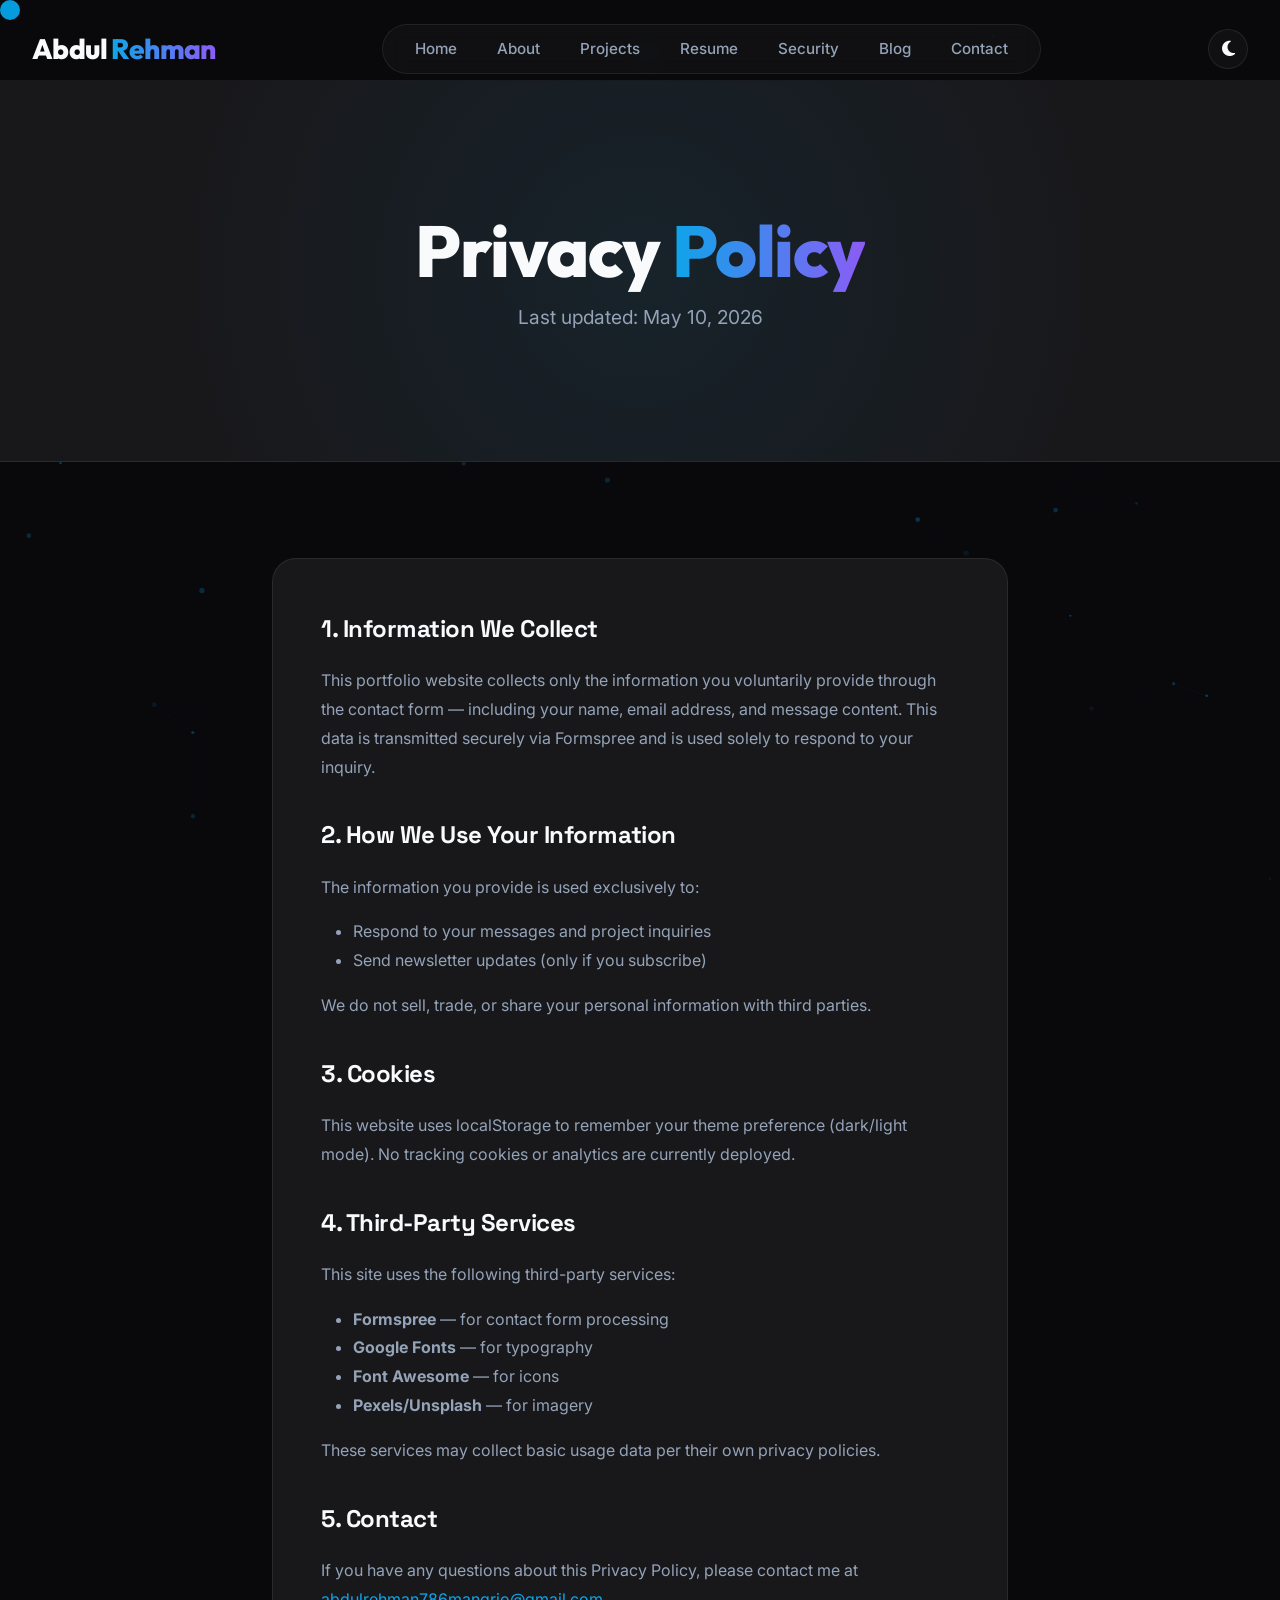
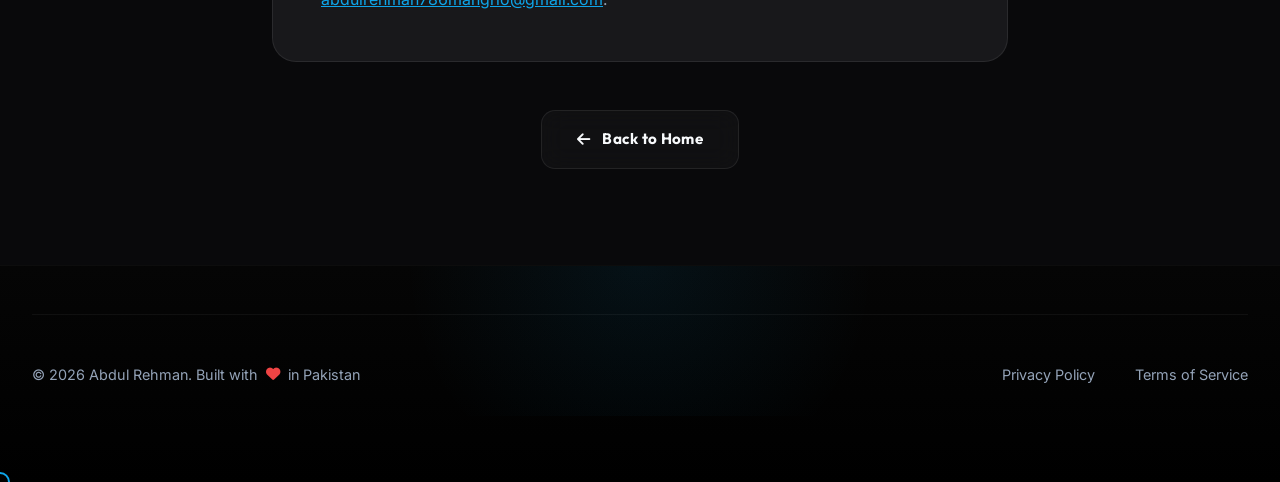
<file: privacy.html>
<!DOCTYPE html>
<html lang="en">
<head>
    <meta charset="UTF-8">
    <meta name="viewport" content="width=device-width, initial-scale=1.0">
    <title>Privacy Policy | Abdul Rehman Portfolio</title>
    <meta name="description" content="Privacy Policy for Abdul Rehman's portfolio website. Learn how your data is handled.">
    <link rel="icon" href="assets/favicon.svg" type="image/svg+xml">
    <link rel="canonical" href="https://abdurehman-mangrio.github.io/privacy.html">
    <link href="https://fonts.googleapis.com/css2?family=Space+Grotesk:wght@300;400;500;600;700&family=Inter:wght@300;400;500;600;700&display=swap" rel="stylesheet">
    <link rel="stylesheet" href="https://cdnjs.cloudflare.com/ajax/libs/font-awesome/6.5.1/css/all.min.css">
    <link rel="stylesheet" href="css/style.css">
    <link rel="stylesheet" href="css/pages.css">
</head>
<body>
    <div id="custom-cursor"></div>
    <nav class="navbar">
        <div class="container">
            <a href="index.html" class="logo"><span class="logo-text">Abdul</span><span class="logo-highlight">Rehman</span></a>
            <div class="nav-links">
                <a href="index.html" class="nav-link">Home</a>
                <a href="about.html" class="nav-link">About</a>
                <a href="projects.html" class="nav-link">Projects</a>
                <a href="resume.html" class="nav-link">Resume</a>
                <a href="cybersecurity.html" class="nav-link">Security</a>
                <a href="blog.html" class="nav-link">Blog</a>
                <a href="contact.html" class="nav-link">Contact</a>
            </div>
            <div class="nav-actions">
                <button id="theme-toggle" class="theme-toggle-btn"><i class="fas fa-moon"></i></button>
                <button class="menu-toggle" id="menuToggle"><span></span><span></span><span></span></button>
            </div>
        </div>
    </nav>

    <section class="page-header">
        <div class="container">
            <h1 data-aos="fade-up">Privacy <span class="highlight">Policy</span></h1>
            <p data-aos="fade-up">Last updated: May 10, 2026</p>
        </div>
    </section>

    <section style="padding: 6rem 0;">
        <div class="container" style="max-width: 800px;">
            <div style="background: var(--dark-surface); border: 1px solid var(--border-glass); border-radius: 24px; padding: 3rem; line-height: 1.8; color: var(--text-muted);">
                <h2 style="color: var(--text-main); margin-bottom: 1rem; font-family: 'Space Grotesk', sans-serif;">1. Information We Collect</h2>
                <p>This portfolio website collects only the information you voluntarily provide through the contact form — including your name, email address, and message content. This data is transmitted securely via Formspree and is used solely to respond to your inquiry.</p>

                <h2 style="color: var(--text-main); margin: 2rem 0 1rem; font-family: 'Space Grotesk', sans-serif;">2. How We Use Your Information</h2>
                <p>The information you provide is used exclusively to:</p>
                <ul style="margin: 1rem 0 1rem 2rem;">
                    <li>Respond to your messages and project inquiries</li>
                    <li>Send newsletter updates (only if you subscribe)</li>
                </ul>
                <p>We do not sell, trade, or share your personal information with third parties.</p>

                <h2 style="color: var(--text-main); margin: 2rem 0 1rem; font-family: 'Space Grotesk', sans-serif;">3. Cookies</h2>
                <p>This website uses localStorage to remember your theme preference (dark/light mode). No tracking cookies or analytics are currently deployed.</p>

                <h2 style="color: var(--text-main); margin: 2rem 0 1rem; font-family: 'Space Grotesk', sans-serif;">4. Third-Party Services</h2>
                <p>This site uses the following third-party services:</p>
                <ul style="margin: 1rem 0 1rem 2rem;">
                    <li><strong>Formspree</strong> — for contact form processing</li>
                    <li><strong>Google Fonts</strong> — for typography</li>
                    <li><strong>Font Awesome</strong> — for icons</li>
                    <li><strong>Pexels/Unsplash</strong> — for imagery</li>
                </ul>
                <p>These services may collect basic usage data per their own privacy policies.</p>

                <h2 style="color: var(--text-main); margin: 2rem 0 1rem; font-family: 'Space Grotesk', sans-serif;">5. Contact</h2>
                <p>If you have any questions about this Privacy Policy, please contact me at <a href="mailto:abdulrehman786mangrio@gmail.com" style="color: var(--primary);">abdulrehman786mangrio@gmail.com</a>.</p>
            </div>
            <div style="text-align: center; margin-top: 3rem;">
                <a href="index.html" class="btn-outline"><i class="fas fa-arrow-left"></i> Back to Home</a>
            </div>
        </div>
    </section>

    <footer class="footer" style="padding: 3rem 0;">
        <div class="container">
            <div class="footer-bottom">
                <div class="footer-copyright">
                    <p>&copy; 2026 Abdul Rehman. Built with <i class="fas fa-heart" style="color: #ef4444;"></i> in Pakistan</p>
                </div>
                <div class="footer-legal">
                    <a href="privacy.html">Privacy Policy</a>
                    <a href="terms.html">Terms of Service</a>
                </div>
            </div>
        </div>
    </footer>

    <script src="https://unpkg.com/aos@2.3.1/dist/aos.js"></script>
    <script src="js/main.js"></script>
</body>
</html>
</file>
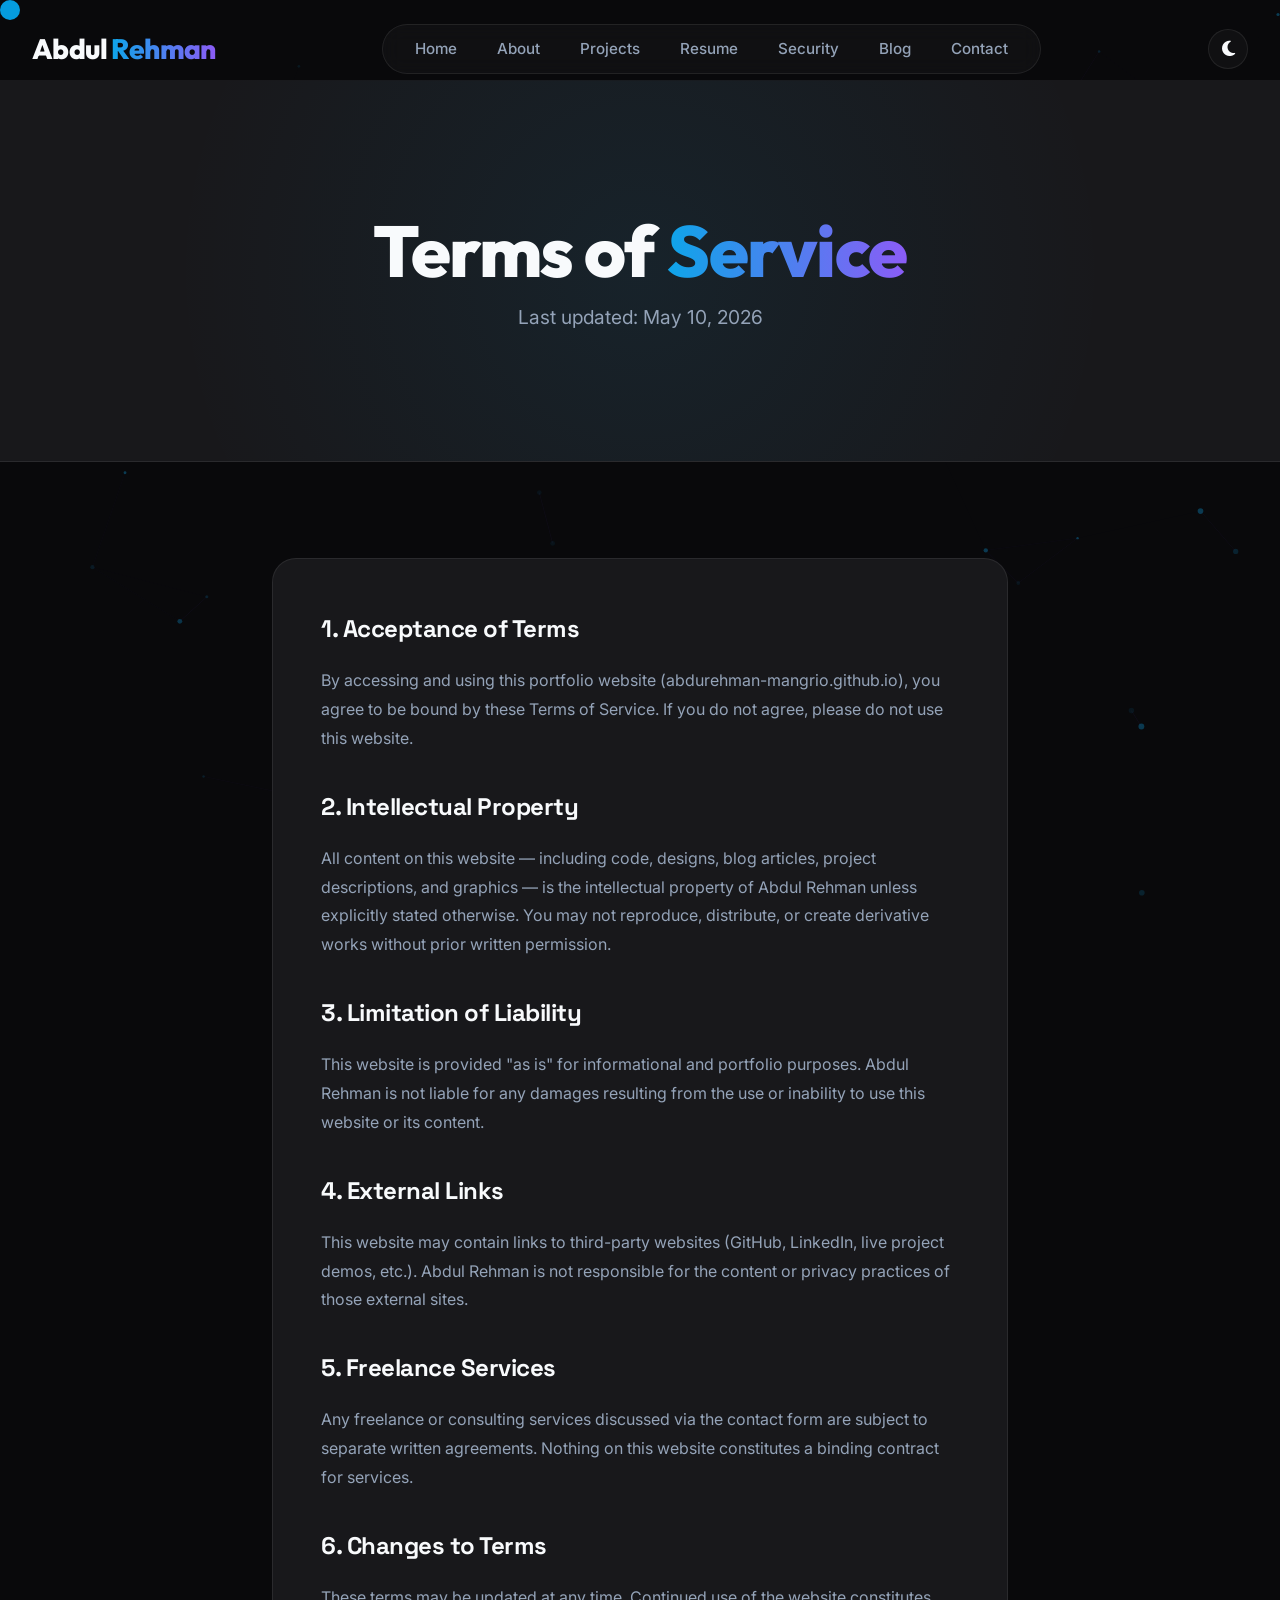
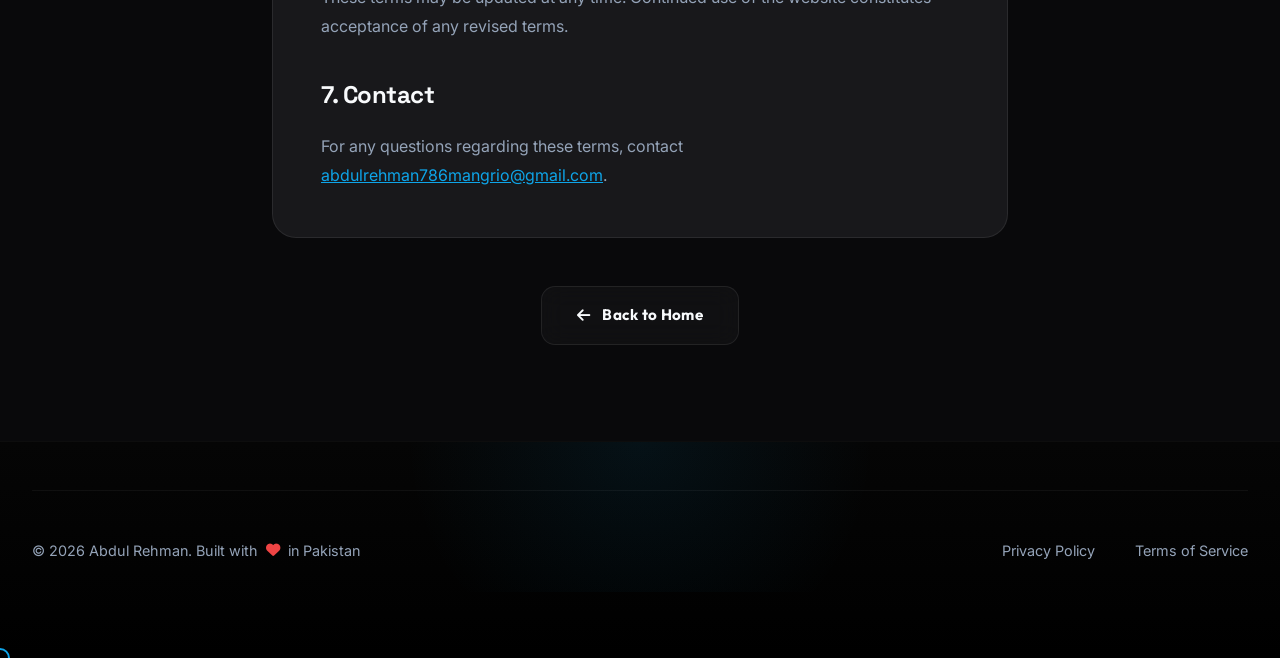
<file: terms.html>
<!DOCTYPE html>
<html lang="en">
<head>
    <meta charset="UTF-8">
    <meta name="viewport" content="width=device-width, initial-scale=1.0">
    <title>Terms of Service | Abdul Rehman Portfolio</title>
    <meta name="description" content="Terms of Service for Abdul Rehman's portfolio website.">
    <link rel="icon" href="assets/favicon.svg" type="image/svg+xml">
    <link rel="canonical" href="https://abdurehman-mangrio.github.io/terms.html">
    <link href="https://fonts.googleapis.com/css2?family=Space+Grotesk:wght@300;400;500;600;700&family=Inter:wght@300;400;500;600;700&display=swap" rel="stylesheet">
    <link rel="stylesheet" href="https://cdnjs.cloudflare.com/ajax/libs/font-awesome/6.5.1/css/all.min.css">
    <link rel="stylesheet" href="css/style.css">
    <link rel="stylesheet" href="css/pages.css">
</head>
<body>
    <div id="custom-cursor"></div>
    <nav class="navbar">
        <div class="container">
            <a href="index.html" class="logo"><span class="logo-text">Abdul</span><span class="logo-highlight">Rehman</span></a>
            <div class="nav-links">
                <a href="index.html" class="nav-link">Home</a>
                <a href="about.html" class="nav-link">About</a>
                <a href="projects.html" class="nav-link">Projects</a>
                <a href="resume.html" class="nav-link">Resume</a>
                <a href="cybersecurity.html" class="nav-link">Security</a>
                <a href="blog.html" class="nav-link">Blog</a>
                <a href="contact.html" class="nav-link">Contact</a>
            </div>
            <div class="nav-actions">
                <button id="theme-toggle" class="theme-toggle-btn"><i class="fas fa-moon"></i></button>
                <button class="menu-toggle" id="menuToggle"><span></span><span></span><span></span></button>
            </div>
        </div>
    </nav>

    <section class="page-header">
        <div class="container">
            <h1 data-aos="fade-up">Terms of <span class="highlight">Service</span></h1>
            <p data-aos="fade-up">Last updated: May 10, 2026</p>
        </div>
    </section>

    <section style="padding: 6rem 0;">
        <div class="container" style="max-width: 800px;">
            <div style="background: var(--dark-surface); border: 1px solid var(--border-glass); border-radius: 24px; padding: 3rem; line-height: 1.8; color: var(--text-muted);">
                <h2 style="color: var(--text-main); margin-bottom: 1rem; font-family: 'Space Grotesk', sans-serif;">1. Acceptance of Terms</h2>
                <p>By accessing and using this portfolio website (abdurehman-mangrio.github.io), you agree to be bound by these Terms of Service. If you do not agree, please do not use this website.</p>

                <h2 style="color: var(--text-main); margin: 2rem 0 1rem; font-family: 'Space Grotesk', sans-serif;">2. Intellectual Property</h2>
                <p>All content on this website — including code, designs, blog articles, project descriptions, and graphics — is the intellectual property of Abdul Rehman unless explicitly stated otherwise. You may not reproduce, distribute, or create derivative works without prior written permission.</p>

                <h2 style="color: var(--text-main); margin: 2rem 0 1rem; font-family: 'Space Grotesk', sans-serif;">3. Limitation of Liability</h2>
                <p>This website is provided "as is" for informational and portfolio purposes. Abdul Rehman is not liable for any damages resulting from the use or inability to use this website or its content.</p>

                <h2 style="color: var(--text-main); margin: 2rem 0 1rem; font-family: 'Space Grotesk', sans-serif;">4. External Links</h2>
                <p>This website may contain links to third-party websites (GitHub, LinkedIn, live project demos, etc.). Abdul Rehman is not responsible for the content or privacy practices of those external sites.</p>

                <h2 style="color: var(--text-main); margin: 2rem 0 1rem; font-family: 'Space Grotesk', sans-serif;">5. Freelance Services</h2>
                <p>Any freelance or consulting services discussed via the contact form are subject to separate written agreements. Nothing on this website constitutes a binding contract for services.</p>

                <h2 style="color: var(--text-main); margin: 2rem 0 1rem; font-family: 'Space Grotesk', sans-serif;">6. Changes to Terms</h2>
                <p>These terms may be updated at any time. Continued use of the website constitutes acceptance of any revised terms.</p>

                <h2 style="color: var(--text-main); margin: 2rem 0 1rem; font-family: 'Space Grotesk', sans-serif;">7. Contact</h2>
                <p>For any questions regarding these terms, contact <a href="mailto:abdulrehman786mangrio@gmail.com" style="color: var(--primary);">abdulrehman786mangrio@gmail.com</a>.</p>
            </div>
            <div style="text-align: center; margin-top: 3rem;">
                <a href="index.html" class="btn-outline"><i class="fas fa-arrow-left"></i> Back to Home</a>
            </div>
        </div>
    </section>

    <footer class="footer" style="padding: 3rem 0;">
        <div class="container">
            <div class="footer-bottom">
                <div class="footer-copyright">
                    <p>&copy; 2026 Abdul Rehman. Built with <i class="fas fa-heart" style="color: #ef4444;"></i> in Pakistan</p>
                </div>
                <div class="footer-legal">
                    <a href="privacy.html">Privacy Policy</a>
                    <a href="terms.html">Terms of Service</a>
                </div>
            </div>
        </div>
    </footer>

    <script src="https://unpkg.com/aos@2.3.1/dist/aos.js"></script>
    <script src="js/main.js"></script>
</body>
</html>
</file>
<file: css/style.css>
@import url('https://fonts.googleapis.com/css2?family=Outfit:wght@300;400;500;600;700;800&family=Inter:wght@300;400;500;600&display=swap');

:root {
    /* Modern Premium Palette */
    --primary: #0ea5e9;       /* Sky Blue */
    --primary-glow: rgba(14, 165, 233, 0.5);
    --secondary: #8b5cf6;     /* Violet */
    --secondary-glow: rgba(139, 92, 246, 0.5);
    
    --dark: #09090b;          /* Zinc 950 */
    --dark-surface: #18181b;  /* Zinc 900 */
    --dark-elevated: rgba(255, 255, 255, 0.03);
    
    --text-main: #f8fafc;     /* Slate 50 */
    --text-muted: #94a3b8;    /* Slate 400 */
    
    --border-glass: rgba(255, 255, 255, 0.08);
    --bg-glass: rgba(9, 9, 11, 0.6);
    
    --gradient-text: linear-gradient(to right, var(--primary), var(--secondary));
    --gradient-bg: linear-gradient(135deg, var(--primary) 0%, var(--secondary) 100%);
    
    --transition: all 0.4s cubic-bezier(0.16, 1, 0.3, 1);
    --cursor-size: 20px;
    --card-shadow: 0 20px 40px rgba(0, 0, 0, 0.3);
}

.service-image-header {
    width: 100%;
    height: 180px;
    overflow: hidden;
    border-radius: 20px 20px 0 0;
    margin-bottom: -40px;
}
.service-image-header img {
    width: 100%;
    height: 100%;
    object-fit: cover;
    opacity: 0.5;
    transition: var(--transition);
}
.service-card:hover .service-image-header img {
    transform: scale(1.1);
    opacity: 0.8;
}

.threat-visual-grid {
    display: grid;
    grid-template-columns: repeat(auto-fit, minmax(280px, 1fr));
    gap: 2rem;
    margin: 3rem 0;
}
.visual-card {
    background: var(--dark-surface);
    padding: 2rem;
    border-radius: 24px;
    border: 1px solid var(--border-glass);
}
.stat-bar-container {
    width: 100%;
    height: 12px;
    background: rgba(255,255,255,0.05);
    border-radius: 10px;
    margin-top: 1rem;
    overflow: hidden;
}
.stat-bar {
    height: 100%;
    background: var(--gradient-bg);
    border-radius: 10px;
    display: flex;
    align-items: center;
    justify-content: flex-end;
    padding-right: 5px;
    font-size: 0.6rem;
    color: white;
    font-weight: 800;
}

/* Light Mode Variables Override */
[data-theme="light"] {
    --dark: #f8fafc;
    --dark-surface: #ffffff;
    --dark-elevated: rgba(0, 0, 0, 0.03);
    --text-main: #0f172a;
    --text-muted: #64748b;
    --border-glass: rgba(0, 0, 0, 0.08);
    --bg-glass: rgba(255, 255, 255, 0.7);
}

/* Custom Smooth Cursor */
#custom-cursor {
    position: fixed;
    width: var(--cursor-size);
    height: var(--cursor-size);
    background: var(--primary);
    border-radius: 50%;
    pointer-events: none;
    z-index: 10000;
    mix-blend-mode: difference;
    transition: transform 0.1s ease-out, width 0.3s ease, height 0.3s ease;
    display: none;
}

@media (hover: hover) and (pointer: fine) {
    #custom-cursor { display: block; }
    body { cursor: none; }
    a, button { cursor: none; }
}

#custom-cursor.hover {
    transform: scale(3);
    background: var(--secondary);
}

/* Screen Wave Ripple on Click */
.cursor-ripple {
    position: fixed;
    border: 2px solid var(--primary);
    background: rgba(14, 165, 233, 0.1);
    border-radius: 50%;
    pointer-events: none;
    z-index: 9999;
    animation: ripple-out 0.8s ease-out forwards;
}

@keyframes ripple-out {
    0% { width: 0; height: 0; opacity: 1; transform: translate(-50%, -50%) scale(0); }
    100% { width: 100px; height: 100px; opacity: 0; transform: translate(-50%, -50%) scale(1); }
}

/* Animated Wave Divider */
.wave-container {
    position: relative;
    width: 100%;
    height: 150px;
    background: var(--dark);
    overflow: hidden;
    margin-top: -100px;
}

.waves {
    position: absolute;
    width: 100%;
    height: 100%;
    min-height: 100px;
    max-height: 150px;
    bottom: 0;
    left: 0;
}

.parallax > use {
    animation: move-forever 25s cubic-bezier(.55, .5, .45, .5) infinite;
}
.parallax > use:nth-child(1) { animation-delay: -2s; animation-duration: 7s; }
.parallax > use:nth-child(2) { animation-delay: -3s; animation-duration: 10s; }
.parallax > use:nth-child(3) { animation-delay: -4s; animation-duration: 13s; }
.parallax > use:nth-child(4) { animation-delay: -5s; animation-duration: 20s; }

@keyframes move-forever {
    0% { transform: translate3d(-90px, 0, 0); }
    100% { transform: translate3d(85px, 0, 0); }
}

* {
    margin: 0;
    padding: 0;
    box-sizing: border-box;
}

html {
    scroll-behavior: smooth;
    overflow-x: hidden;
}

body {
    font-family: 'Inter', sans-serif;
    background-color: var(--dark);
    color: var(--text-main);
    overflow-x: hidden; 
    line-height: 1.6;
    width: 100%;
    touch-action: manipulation;
}

/* Global Content Fixes */
img {
    max-width: 100%;
    height: auto;
}

.container {
    width: 100%;
    max-width: 1280px;
    margin: 0 auto;
    padding: 0 1.5rem;
}

h1, h2, h3, h4, h5, h6, .logo, .hero-title, .section-title {
    font-family: 'Outfit', sans-serif;
    letter-spacing: -0.02em;
}

.container {
    max-width: 1280px;
    margin: 0 auto;
    padding: 0 2rem;
    position: relative;
    z-index: 1;
}

@media (max-width: 768px) {
    .container {
        padding: 0 1.2rem;
    }
    section {
        padding: 5rem 0;
    }
}

/* Background Effects */
.bg-canvas {
    position: fixed;
    top: 0;
    left: 0;
    width: 100vw;
    height: 100vh;
    z-index: -1;
    pointer-events: none;
    opacity: 0.6;
}

/* Preloader */
.preloader {
    position: fixed;
    inset: 0;
    background: var(--dark);
    z-index: 99999;
    display: flex;
    align-items: center;
    justify-content: center;
    transition: opacity 0.8s ease, visibility 0.8s ease;
}

.preloader.hide {
    opacity: 0;
    visibility: hidden;
}

.preloader-content {
    text-align: center;
}

.preloader-logo {
    font-size: 3.5rem;
    font-weight: 800;
    background: var(--gradient-text);
    -webkit-background-clip: text;
    background-clip: text;
    color: transparent;
    animation: pulse 2s cubic-bezier(0.4, 0, 0.6, 1) infinite;
}

@keyframes pulse {
    0%, 100% { opacity: 1; filter: drop-shadow(0 0 10px var(--primary-glow)); }
    50% { opacity: 0.5; filter: drop-shadow(0 0 0px transparent); }
}

/* Navigation - Glassmorphism */
.navbar {
    position: fixed;
    top: 0;
    left: 0;
    width: 100%;
    z-index: 1000;
    padding: 1.5rem 0;
    transition: var(--transition);
}

.navbar.scrolled {
    background: var(--bg-glass);
    backdrop-filter: blur(20px);
    -webkit-backdrop-filter: blur(20px);
    padding: 1rem 0;
    border-bottom: 1px solid var(--border-glass);
}

.navbar .container {
    display: flex;
    justify-content: space-between;
    align-items: center;
}

.nav-actions {
    display: flex;
    align-items: center;
    gap: 1.5rem;
}

.theme-toggle-btn {
    background: var(--dark-elevated);
    border: 1px solid var(--border-glass);
    color: var(--text-main);
    width: 40px;
    height: 40px;
    border-radius: 50%;
    cursor: pointer;
    display: flex;
    align-items: center;
    justify-content: center;
    transition: var(--transition);
    font-size: 1.1rem;
}

.theme-toggle-btn:hover {
    background: var(--primary);
    color: white;
    transform: rotate(15deg) scale(1.1);
    border-color: transparent;
}

.logo {
    font-size: 1.75rem;
    font-weight: 800;
    text-decoration: none;
    display: flex;
    gap: 0.25rem;
    position: relative;
}

.logo-text {
    color: var(--text-main);
}

.logo-highlight {
    background: var(--gradient-text);
    -webkit-background-clip: text;
    background-clip: text;
    color: transparent;
}

.nav-links {
    display: flex;
    gap: 2.5rem;
    background: var(--dark-elevated);
    padding: 0.75rem 2rem;
    border-radius: 50px;
    border: 1px solid var(--border-glass);
    backdrop-filter: blur(10px);
}

@media (max-width: 992px) {
    .nav-links {
        display: none;
    }
}

.nav-link {
    color: var(--text-muted);
    text-decoration: none;
    font-weight: 500;
    font-size: 0.95rem;
    transition: var(--transition);
    position: relative;
}

.nav-link::after {
    content: '';
    position: absolute;
    bottom: -6px;
    left: 50%;
    transform: translateX(-50%);
    width: 0;
    height: 3px;
    background: var(--gradient-bg);
    border-radius: 4px;
    transition: width 0.3s ease;
}

.nav-link:hover::after,
.nav-link.active::after {
    width: 100%;
}

.nav-link:hover,
.nav-link.active {
    color: var(--text-main);
    text-shadow: 0 0 10px rgba(255,255,255,0.1);
}

.menu-toggle {
    display: none;
    flex-direction: column;
    gap: 6px;
    background: none;
    border: none;
    cursor: pointer;
    padding: 0.5rem;
    z-index: 1002;
}

@media (max-width: 992px) {
    .menu-toggle {
        display: flex;
    }
}

.menu-toggle span {
    width: 25px;
    height: 2px;
    background: var(--text-main);
    transition: var(--transition);
    border-radius: 2px;
}

.menu-toggle.active span:nth-child(1) {
    transform: translateY(8px) rotate(45deg);
}

.menu-toggle.active span:nth-child(2) {
    opacity: 0;
}

.menu-toggle.active span:nth-child(3) {
    transform: translateY(-8px) rotate(-45deg);
}

/* Modern Mobile Menu Redesign */
.mobile-menu {
    position: fixed;
    top: 0;
    right: -100%;
    width: 100%;
    height: 100vh;
    background: rgba(9, 9, 11, 0.98);
    backdrop-filter: blur(25px);
    z-index: 2000;
    transition: all 0.6s cubic-bezier(0.85, 0, 0.15, 1);
    display: flex;
    flex-direction: column;
    justify-content: center;
    align-items: center;
    padding: 2rem;
}

.mobile-menu.open {
    right: 0;
}

.mobile-menu-header {
    position: absolute;
    top: 1.5rem;
    left: 0;
    width: 100%;
    padding: 0 2rem;
    display: flex;
    justify-content: space-between;
    align-items: center;
}

.mobile-menu-links {
    display: flex;
    flex-direction: column;
    gap: 1.5rem;
    text-align: center;
    width: 100%;
}

.mobile-menu-links a {
    color: var(--text-main);
    text-decoration: none;
    font-size: 2.2rem;
    font-weight: 700;
    font-family: 'Outfit', sans-serif;
    transition: all 0.3s ease;
    opacity: 0;
    transform: translateY(20px);
}

.mobile-menu.open .mobile-menu-links a {
    opacity: 1;
    transform: translateY(0);
}

/* Staggered animation for menu items */
.mobile-menu.open .mobile-menu-links a:nth-child(1) { transition-delay: 0.1s; }
.mobile-menu.open .mobile-menu-links a:nth-child(2) { transition-delay: 0.2s; }
.mobile-menu.open .mobile-menu-links a:nth-child(3) { transition-delay: 0.3s; }
.mobile-menu.open .mobile-menu-links a:nth-child(4) { transition-delay: 0.4s; }
.mobile-menu.open .mobile-menu-links a:nth-child(5) { transition-delay: 0.5s; }
.mobile-menu.open .mobile-menu-links a:nth-child(6) { transition-delay: 0.6s; }

.mobile-menu-links a:hover {
    color: var(--primary);
    letter-spacing: 2px;
}

.mobile-menu-social {
    margin-top: 4rem;
    display: flex;
    gap: 2rem;
    opacity: 0;
    transition: all 0.5s ease 0.7s;
}

.mobile-menu.open .mobile-menu-social {
    opacity: 1;
}

.mobile-menu-social a {
    font-size: 1.5rem;
    color: var(--text-muted);
    transition: color 0.3s ease;
}

.mobile-menu-social a:hover {
    color: var(--primary);
}

.close-menu {
    background: none;
    border: none;
    color: var(--text-main);
    font-size: 2rem;
    cursor: pointer;
}

/* ============================================
   BUTTON GLOW ANIMATION SYSTEM
   ============================================ */

@keyframes btn-glow {
    0%, 100% {
        box-shadow:
            0 0 8px  rgba(14, 165, 233, 0.5),
            0 0 20px rgba(14, 165, 233, 0.3),
            0 0 40px rgba(14, 165, 233, 0.1);
    }
    50% {
        box-shadow:
            0 0 16px rgba(14, 165, 233, 0.8),
            0 0 35px rgba(14, 165, 233, 0.5),
            0 0 60px rgba(14, 165, 233, 0.2);
    }
}

@keyframes btn-glow-outline {
    0%, 100% {
        box-shadow:
            0 0 8px  rgba(14, 165, 233, 0.3),
            0 0 20px rgba(14, 165, 233, 0.15);
    }
    50% {
        box-shadow:
            0 0 16px rgba(14, 165, 233, 0.55),
            0 0 35px rgba(14, 165, 233, 0.25);
    }
}

/* ---- Primary Button ---- */
.btn-primary {
    display: inline-flex;
    align-items: center;
    justify-content: center;
    gap: 0.75rem;
    padding: 1rem 2.2rem;
    background: var(--gradient-bg);
    color: #fff;
    text-decoration: none;
    font-weight: 700;
    font-size: 0.95rem;
    letter-spacing: 0.02em;
    border-radius: 14px;
    border: none;
    cursor: pointer;
    font-family: 'Outfit', sans-serif;
    transition: box-shadow 0.35s ease, filter 0.35s ease;
}

.btn-primary:hover {
    animation: btn-glow 1.8s ease-in-out infinite;
    filter: brightness(1.1);
}

.btn-primary:not(:hover) {
    box-shadow: none;
    animation: none;
}

/* ---- Outline Button ---- */
.btn-outline {
    display: inline-flex;
    align-items: center;
    justify-content: center;
    gap: 0.75rem;
    padding: 1rem 2.2rem;
    border: 1.5px solid var(--border-glass);
    background: rgba(255,255,255,0.03);
    color: var(--text-main);
    text-decoration: none;
    font-weight: 700;
    font-size: 0.95rem;
    letter-spacing: 0.02em;
    border-radius: 14px;
    backdrop-filter: blur(12px);
    font-family: 'Outfit', sans-serif;
    transition: box-shadow 0.35s ease, border-color 0.35s ease, background 0.35s ease;
}

.btn-outline:hover {
    background: rgba(14,165,233,0.06);
    border-color: var(--primary);
    color: var(--text-main);
    animation: btn-glow-outline 1.8s ease-in-out infinite;
}

.btn-outline:not(:hover) {
    box-shadow: none;
    animation: none;
}

/* ---- Submit / CTA Button ---- */
.submit-btn {
    transition: box-shadow 0.35s ease, filter 0.35s ease;
}
.submit-btn:hover {
    animation: btn-glow 1.8s ease-in-out infinite;
    filter: brightness(1.1);
}

/* ---- Footer newsletter button ---- */
.newsletter-form button {
    transition: box-shadow 0.35s ease;
}
.newsletter-form button:hover {
    animation: btn-glow 1.8s ease-in-out infinite;
}

/* Hero Section */
.hero {
    min-height: 100vh;
    display: flex;
    align-items: center;
    position: relative;
    padding-top: 80px;
    overflow: hidden; /* Critical fix for hero overflow */
}

.hero-grid {
    display: grid;
    grid-template-columns: 1.2fr 0.8fr;
    gap: 4rem;
    align-items: center;
}

@media (max-width: 992px) {
    .hero-grid {
        grid-template-columns: 1fr;
        text-align: center;
        gap: 3rem;
        padding-top: 4rem;
    }
}

.hero-badge {
    display: inline-flex;
    align-items: center;
    gap: 0.75rem;
    padding: 0.5rem 1.25rem;
    background: var(--dark-elevated);
    border: 1px solid var(--border-glass);
    border-radius: 50px;
    margin-bottom: 2rem;
    backdrop-filter: blur(10px);
    font-size: 0.875rem;
    font-weight: 500;
    color: var(--text-main);
    box-shadow: 0 4px 15px rgba(0,0,0,0.2);
}

.badge-dot {
    width: 8px;
    height: 8px;
    background: #10b981; /* Emerald */
    border-radius: 50%;
    box-shadow: 0 0 10px #10b981;
    animation: pulse-green 2s infinite;
}

@keyframes pulse-green {
    0% { box-shadow: 0 0 0 0 rgba(16, 185, 129, 0.4); }
    70% { box-shadow: 0 0 0 10px rgba(16, 185, 129, 0); }
    100% { box-shadow: 0 0 0 0 rgba(16, 185, 129, 0); }
}

.hero-title {
    font-size: clamp(2.5rem, 8vw, 5.5rem);
    line-height: 1.1;
    margin-bottom: 1.5rem;
    font-weight: 800;
}

.title-line {
    display: block;
}

.title-highlight {
    background: var(--gradient-text);
    -webkit-background-clip: text;
    background-clip: text;
    color: transparent;
    display: inline-block;
}

.hero-description {
    color: var(--text-muted);
    font-size: 1.25rem;
    margin-bottom: 2.5rem;
    max-width: 540px;
    line-height: 1.7;
}

@media (max-width: 992px) {
    .hero-description {
        margin-left: auto;
        margin-right: auto;
    }
}

.hero-buttons {
    display: flex;
    gap: 1.25rem;
    margin-bottom: 3.5rem;
    flex-wrap: wrap;
}

@media (max-width: 992px) {
    .hero-buttons {
        justify-content: center;
    }
}

.hero-stats {
    display: flex;
    gap: 3rem;
    padding-top: 2rem;
    border-top: 1px solid var(--border-glass);
}

@media (max-width: 992px) {
    .hero-stats {
        justify-content: center;
        border-top: none;
        padding-top: 0;
    }
}

.stat {
    text-align: left;
}

@media (max-width: 992px) {
    .stat {
        text-align: center;
    }
}

.stat-number {
    font-size: 2.5rem;
    font-weight: 800;
    font-family: 'Outfit', sans-serif;
    color: var(--text-main);
    margin-bottom: 0.25rem;
}

.stat-label {
    font-size: 0.9rem;
    color: var(--text-muted);
    text-transform: uppercase;
    letter-spacing: 1px;
}

/* Visual Glow Elements */
.hero-visual {
    position: relative;
    display: flex;
    justify-content: center;
    align-items: center;
}

.hero-card {
    position: relative;
    width: 100%;
    max-width: 450px;
    aspect-ratio: 1;
    background: rgba(255, 255, 255, 0.02);
    border: 1px solid var(--border-glass);
    border-radius: 30px;
    padding: 3rem;
    display: flex;
    align-items: center;
    justify-content: center;
    backdrop-filter: blur(20px);
    box-shadow: 0 25px 50px -12px rgba(0,0,0,0.5);
    z-index: 2;
}

.hero-card::before {
    content: '';
    position: absolute;
    top: 0; left: -100%;
    width: 50%; height: 100%;
    background: linear-gradient(to right, transparent, rgba(255,255,255,0.05), transparent);
    transform: skewX(-20deg);
    animation: shine 4s infinite;
}

@keyframes shine {
    0% { left: -100%; }
    20% { left: 200%; }
    100% { left: 200%; }
}

.hero-visual-glow {
    position: absolute;
    top: 50%;
    left: 50%;
    transform: translate(-50%, -50%);
    width: 120%;
    height: 120%;
    background: radial-gradient(circle, var(--primary-glow) 0%, transparent 60%);
    z-index: 1;
    opacity: 0.4;
    filter: blur(40px);
}

.hero-visual-glow-2 {
    position: absolute;
    top: 30%;
    left: 30%;
    width: 100%;
    height: 100%;
    background: radial-gradient(circle, var(--secondary-glow) 0%, transparent 50%);
    z-index: 1;
    opacity: 0.4;
    filter: blur(60px);
}

.card-content {
    text-align: center;
    z-index: 2;
}

.code-icon i {
    font-size: 5rem;
    background: var(--gradient-text);
    -webkit-background-clip: text;
    background-clip: text;
    color: transparent;
    filter: drop-shadow(0 10px 15px rgba(14,165,233,0.3));
    margin-bottom: 2rem;
}

.tech-stack {
    display: flex;
    flex-wrap: wrap;
    gap: 0.75rem;
    justify-content: center;
}

.tech-stack span {
    padding: 0.5rem 1.25rem;
    background: var(--dark-elevated);
    border: 1px solid var(--border-glass);
    border-radius: 50px;
    color: var(--text-main);
    font-size: 0.875rem;
    font-weight: 500;
    transition: var(--transition);
}

.tech-stack span:hover {
    border-color: var(--primary);
    background: rgba(14, 165, 233, 0.1);
    transform: translateY(-2px);
}

/* Sections */
section {
    padding: 8rem 0;
    position: relative;
}

.section-header {
    text-align: center;
    margin-bottom: 5rem;
    max-width: 700px;
    margin-left: auto;
    margin-right: auto;
}

.section-tag {
    display: inline-block;
    padding: 0.35rem 1.25rem;
    background: var(--dark-elevated);
    border: 1px solid var(--border-glass);
    border-radius: 50px;
    font-size: 0.875rem;
    font-weight: 600;
    color: var(--primary);
    margin-bottom: 1.5rem;
    text-transform: uppercase;
    letter-spacing: 1px;
}

.section-title {
    font-size: clamp(2.5rem, 4vw, 3.5rem);
    font-weight: 800;
    margin-bottom: 1.5rem;
    line-height: 1.2;
}

.highlight {
    background: var(--gradient-text);
    -webkit-background-clip: text;
    background-clip: text;
    color: transparent;
}

.section-subtitle {
    color: var(--text-muted);
    font-size: 1.125rem;
    line-height: 1.7;
}

/* Services */
.services-grid {
    display: grid;
    grid-template-columns: repeat(auto-fit, minmax(280px, 1fr)); /* Better fit for narrow phones */
    gap: 1.5rem;
}

.service-card {
    background: var(--dark-surface);
    border: 1px solid var(--border-glass);
    border-radius: 24px;
    padding: 3rem 2.5rem;
    transition: var(--transition);
    position: relative;
    overflow: hidden;
    z-index: 1;
}

.service-card::before {
    content: '';
    position: absolute;
    top: 0; left: 0;
    width: 100%; height: 100%;
    background: radial-gradient(circle at top right, rgba(14,165,233,0.1), transparent 50%);
    z-index: -1;
    opacity: 0;
    transition: var(--transition);
}

.service-card:hover {
    transform: translateY(-10px);
    border-color: rgba(14,165,233,0.3);
    box-shadow: 0 20px 40px rgba(0,0,0,0.4);
}

.service-card:hover::before {
    opacity: 1;
}

.service-icon {
    width: 70px;
    height: 70px;
    background: var(--dark-elevated);
    border: 1px solid var(--border-glass);
    border-radius: 20px;
    display: flex;
    align-items: center;
    justify-content: center;
    font-size: 2rem;
    color: var(--primary);
    margin-bottom: 2rem;
    transition: var(--transition);
}

.service-card:hover .service-icon {
    background: var(--gradient-bg);
    color: #fff;
    border-color: transparent;
    transform: scale(1.1) rotate(5deg);
}

.service-card h3 {
    font-size: 1.5rem;
    margin-bottom: 1rem;
}

.service-card p {
    color: var(--text-muted);
    margin-bottom: 2rem;
    line-height: 1.7;
}

.service-tech {
    display: flex;
    flex-wrap: wrap;
    gap: 0.75rem;
}

.service-tech span {
    padding: 0.4rem 1rem;
    background: rgba(255,255,255,0.03);
    border: 1px solid rgba(255,255,255,0.05);
    border-radius: 8px;
    font-size: 0.8rem;
    color: var(--text-muted);
    font-weight: 500;
}

/* Projects */
.projects-grid {
    display: grid;
    grid-template-columns: repeat(auto-fill, minmax(280px, 1fr)); /* Better fit for narrow phones */
    gap: 1.5rem;
}

@media (max-width: 768px) {
    .projects-grid {
        grid-template-columns: 1fr;
    }
}

.project-card {
    background: var(--dark-surface);
    border: 1px solid var(--border-glass);
    border-radius: 24px;
    overflow: hidden;
    transition: var(--transition);
    display: flex;
    flex-direction: column;
}

.project-card:hover {
    transform: translateY(-10px);
    border-color: var(--primary);
    box-shadow: 0 20px 40px rgba(0,0,0,0.5), 0 0 20px rgba(14,165,233,0.1);
}

.project-image {
    height: 240px;
    background: var(--dark-surface);
    position: relative;
    overflow: hidden;
    display: flex;
    align-items: center;
    justify-content: center;
}

.project-img-display {
    width: 100%;
    height: 100%;
    object-fit: cover;
    transition: transform 0.8s cubic-bezier(0.16, 1, 0.3, 1);
}

.project-card:hover .project-img-display {
    transform: scale(1.1);
}
.project-image::after {
    content: '';
    position: absolute;
    top: 0; left: 0; width: 100%; height: 100%;
    background: radial-gradient(circle at center, transparent 30%, var(--dark-surface) 100%);
    pointer-events: none;
}

.project-image i {
    font-size: 5rem;
    color: var(--text-muted);
    opacity: 0.3;
    transition: var(--transition);
}

.project-card:hover .project-image i {
    transform: scale(1.1);
    color: var(--primary);
    opacity: 0.8;
}

.project-info {
    padding: 2rem;
    flex-grow: 1;
    display: flex;
    flex-direction: column;
}

.project-category {
    color: var(--primary);
    font-size: 0.75rem;
    font-weight: 600;
    margin-bottom: 0.75rem;
    display: inline-block;
    letter-spacing: 1px;
}

.project-info h3 {
    font-size: 1.4rem;
    margin-bottom: 1rem;
}

.project-info p {
    color: var(--text-muted);
    font-size: 0.95rem;
    margin-bottom: 1.5rem;
    flex-grow: 1;
}

.project-tech {
    display: flex;
    flex-wrap: wrap;
    gap: 0.5rem;
    margin-bottom: 1.5rem;
}

.project-tech span {
    padding: 0.35rem 0.85rem;
    background: rgba(255,255,255,0.03);
    border-radius: 6px;
    font-size: 0.75rem;
    color: var(--text-main);
}

.project-links {
    display: flex;
    gap: 1.5rem;
    margin-top: auto;
    padding-top: 1.5rem;
    border-top: 1px solid var(--border-glass);
}

.project-link {
    color: var(--text-main);
    text-decoration: none;
    font-size: 0.9rem;
    font-weight: 500;
    display: flex;
    align-items: center;
    gap: 0.5rem;
    transition: var(--transition);
}

.project-link:hover {
    color: var(--primary);
}

/* Filters */
.project-filters {
    display: flex;
    justify-content: center;
    gap: 1rem;
    margin-bottom: 4rem;
    flex-wrap: wrap;
}

.filter-btn {
    padding: 0.75rem 1.5rem;
    background: var(--dark-elevated);
    border: 1px solid var(--border-glass);
    border-radius: 50px;
    color: var(--text-muted);
    font-weight: 500;
    cursor: pointer;
    transition: var(--transition);
    font-family: 'Outfit', sans-serif;
}

.filter-btn:hover,
.filter-btn.active {
    background: var(--gradient-bg);
    color: #fff;
    border-color: transparent;
    box-shadow: 0 5px 15px var(--primary-glow);
}

/* Skills */
.skills-grid {
    display: grid;
    grid-template-columns: 1fr 1fr;
    gap: 5rem;
    align-items: center;
}

@media (max-width: 992px) {
    .skills-grid {
        grid-template-columns: 1fr;
        gap: 4rem;
    }
}

.skills-content h2 {
    font-size: clamp(2.5rem, 4vw, 3.5rem);
    margin-bottom: 1.5rem;
}

.skills-content p {
    color: var(--text-muted);
    font-size: 1.125rem;
    line-height: 1.7;
    margin-bottom: 2rem;
}

.skill-item {
    margin-bottom: 2rem;
}

.skill-info {
    display: flex;
    justify-content: space-between;
    margin-bottom: 0.75rem;
    font-weight: 500;
}

.skill-bar {
    height: 10px;
    background: var(--dark-elevated);
    border-radius: 10px;
    overflow: hidden;
    border: 1px solid var(--border-glass);
}

.skill-progress {
    height: 100%;
    background: var(--gradient-bg);
    border-radius: 10px;
    transition: width 1.5s cubic-bezier(0.16, 1, 0.3, 1);
    position: relative;
    overflow: hidden;
}

.skill-progress::after {
    content: '';
    position: absolute;
    top: 0; left: 0; bottom: 0; right: 0;
    background: linear-gradient(90deg, transparent, rgba(255,255,255,0.4), transparent);
    animation: shimmer 2s infinite;
}

@keyframes shimmer {
    0% { transform: translateX(-100%); }
    100% { transform: translateX(100%); }
}

/* Testimonials */
.testimonials-grid {
    display: grid;
    grid-template-columns: repeat(auto-fit, minmax(350px, 1fr));
    gap: 2.5rem;
}

.testimonial-card {
    background: var(--dark-surface);
    border: 1px solid var(--border-glass);
    border-radius: 24px;
    padding: 2.5rem;
    transition: var(--transition);
}

.testimonial-card:hover {
    border-color: rgba(139, 92, 246, 0.3);
    transform: translateY(-5px);
}

.testimonial-card i.fa-quote-left {
    color: var(--secondary);
    font-size: 2.5rem;
    margin-bottom: 1.5rem;
    opacity: 0.5;
}

.testimonial-card p {
    font-size: 1.1rem;
    color: var(--text-main);
    line-height: 1.8;
    margin-bottom: 2rem;
    font-style: italic;
}

.testimonial-author {
    display: flex;
    justify-content: space-between;
    align-items: center;
    padding-top: 1.5rem;
    border-top: 1px solid var(--border-glass);
}

.testimonial-author strong {
    font-family: 'Outfit', sans-serif;
    font-size: 1.1rem;
    color: var(--text-main);
}

.testimonial-author small {
    color: var(--text-muted);
    font-size: 0.85rem;
}

.rating {
    color: #f59e0b; /* Amber */
    font-size: 0.9rem;
}

/* CTA */
.cta-content {
    background: var(--dark-surface);
    border: 1px solid var(--border-glass);
    border-radius: 30px;
    padding: 6rem 3rem;
    text-align: center;
    position: relative;
    overflow: hidden;
    z-index: 1;
}

.cta-content::before {
    content: '';
    position: absolute;
    top: 50%; left: 50%;
    transform: translate(-50%, -50%);
    width: 100%; height: 100%;
    background: radial-gradient(circle, var(--primary-glow) 0%, transparent 70%);
    z-index: -1;
    opacity: 0.2;
}

.cta-content h2 {
    font-size: clamp(2.5rem, 4vw, 3.5rem);
    margin-bottom: 1.5rem;
}

.cta-content p {
    color: var(--text-muted);
    font-size: 1.25rem;
    margin-bottom: 3rem;
    max-width: 600px;
    margin-left: auto;
    margin-right: auto;
}

/* Footer */
.footer {
    background: linear-gradient(to bottom, #050505, #000);
    padding: 8rem 0 3rem;
    border-top: 1px solid rgba(255, 255, 255, 0.05);
    position: relative;
    overflow: hidden;
}

.footer::before {
    content: '';
    position: absolute;
    top: -150px;
    left: 50%;
    transform: translateX(-50%);
    width: 600px;
    height: 300px;
    background: radial-gradient(circle, rgba(14, 165, 233, 0.08) 0%, transparent 70%);
    pointer-events: none;
}

.footer-grid {
    display: grid;
    grid-template-columns: 1.5fr 0.8fr 0.8fr 1.2fr;
    gap: 4rem;
    margin-bottom: 6rem;
    position: relative;
    z-index: 2;
}

.footer-logo {
    display: flex;
    align-items: center;
    gap: 0.5rem;
    margin-bottom: 2rem;
}
.footer-logo .logo-text { 
    font-size: 2rem; 
    font-weight: 800; 
    color: var(--text-main);
    letter-spacing: -1px;
}
.footer-logo .logo-highlight { 
    font-size: 2rem; 
    font-weight: 800; 
    color: var(--primary);
    letter-spacing: -1px;
}

.footer-info p {
    color: var(--text-muted);
    line-height: 1.8;
    margin-bottom: 2.5rem;
    font-size: 1rem;
    max-width: 320px;
}

.footer-social {
    display: flex;
    gap: 1rem;
}
.footer-social a {
    width: 46px;
    height: 46px;
    background: rgba(255, 255, 255, 0.03);
    border: 1px solid rgba(255, 255, 255, 0.1);
    border-radius: 14px;
    display: flex;
    align-items: center;
    justify-content: center;
    color: var(--text-muted);
    font-size: 1.2rem;
    transition: all 0.4s cubic-bezier(0.4, 0, 0.2, 1);
}
.footer-social a:hover {
    color: white;
    background: var(--primary);
    border-color: var(--primary);
    transform: translateY(-8px) rotate(8deg);
    box-shadow: 0 15px 30px rgba(14, 165, 233, 0.4);
}

.footer-links h4, .footer-newsletter h4 {
    font-size: 0.9rem;
    font-weight: 700;
    text-transform: uppercase;
    letter-spacing: 2px;
    margin-bottom: 2.5rem;
    color: var(--text-main);
    position: relative;
}
.footer-links h4::after {
    content: '';
    position: absolute;
    left: 0;
    bottom: -10px;
    width: 30px;
    height: 2px;
    background: var(--primary);
}

.footer-links a {
    color: var(--text-muted);
    text-decoration: none;
    display: block;
    margin-bottom: 1.2rem;
    transition: all 0.3s ease;
    font-size: 1rem;
    position: relative;
    width: fit-content;
}
.footer-links a::after {
    content: '';
    position: absolute;
    left: 0;
    bottom: -2px;
    width: 0;
    height: 1px;
    background: var(--primary);
    transition: width 0.3s ease;
}
.footer-links a:hover {
    color: var(--primary);
    padding-left: 8px;
}
.footer-links a:hover::after {
    width: 100%;
}

.footer-newsletter p {
    margin-bottom: 2rem;
    line-height: 1.6;
    color: var(--text-muted);
}

.newsletter-form {
    display: flex;
    gap: 0.5rem;
    background: rgba(255, 255, 255, 0.02);
    padding: 0.6rem;
    border-radius: 16px;
    border: 1px solid rgba(255, 255, 255, 0.08);
    transition: border-color 0.3s ease;
}
.newsletter-form:focus-within {
    border-color: var(--primary);
    background: rgba(255, 255, 255, 0.04);
}
.newsletter-form input {
    flex: 1;
    background: transparent;
    border: none;
    color: var(--text-main);
    padding: 0 1rem;
    font-size: 1rem;
}
.newsletter-form button {
    width: 48px;
    height: 48px;
    background: var(--primary);
    border: none;
    border-radius: 12px;
    color: white;
    cursor: pointer;
    transition: all 0.3s ease;
    display: flex;
    align-items: center;
    justify-content: center;
    font-size: 1.1rem;
}
.newsletter-form button:hover {
    background: #0284c7;
    transform: scale(1.05);
}

.footer-bottom {
    display: flex;
    justify-content: space-between;
    align-items: center;
    padding: 3rem 0;
    border-top: 1px solid rgba(255, 255, 255, 0.05);
}
.footer-copyright p { 
    color: var(--text-muted); 
    font-size: 0.9rem;
    display: flex;
    align-items: center;
    gap: 0.5rem;
}
.fa-heart.pulse {
    animation: heartBeat 1.5s infinite;
}
@keyframes heartBeat {
    0% { transform: scale(1); }
    14% { transform: scale(1.3); }
    28% { transform: scale(1); }
    42% { transform: scale(1.3); }
    70% { transform: scale(1); }
}

.footer-legal { 
    display: flex; 
    gap: 2.5rem; 
}
.footer-legal a { 
    color: var(--text-muted); 
    font-size: 0.9rem; 
    text-decoration: none; 
    transition: color 0.3s ease; 
}
.footer-legal a:hover { 
    color: white; 
}

@media (max-width: 1100px) {
    .footer-grid { grid-template-columns: 1.5fr 1fr 1fr; }
    .footer-newsletter { grid-column: span 3; margin-top: 2rem; max-width: 500px; }
}
@media (max-width: 768px) {
    .footer { padding: 6rem 0 3rem; }
    .footer-grid { grid-template-columns: 1fr 1fr; gap: 3rem; }
    .footer-newsletter { grid-column: span 2; }
    .footer-bottom { flex-direction: column; text-align: center; gap: 2rem; }
}
@media (max-width: 500px) {
    .footer-grid { grid-template-columns: 1fr; }
    .footer-newsletter { grid-column: span 1; }
    .footer-legal { flex-direction: column; gap: 1rem; align-items: center; }
}

/* Utilities */
.text-center { text-align: center; }
.mt-4 { margin-top: 2rem; }
.mb-4 { margin-bottom: 2rem; }

/* Custom Cursor */
.custom-cursor {
    width: 20px;
    height: 20px;
    border: 2px solid var(--primary);
    border-radius: 50%;
    position: fixed;
    pointer-events: none;
    z-index: 99999;
    transform: translate(-50%, -50%);
    transition: width 0.2s, height 0.2s, background-color 0.2s;
}
.custom-cursor.hovering {
    width: 40px;
    height: 40px;
    background-color: rgba(14, 165, 233, 0.2);
}

/* Typing Effect */
.typed-text::after {
    content: '|';
    animation: blink 1s step-end infinite;
}
@keyframes blink {
    0%, 100% { opacity: 1; }
    50% { opacity: 0; }
}

/* 3D Visualizations */
.project-card, .service-card, .expertise-card, .fact-card, .blog-card, .timeline-content, .contact-info-card, .cert-card, .tool-item {
    transform-style: preserve-3d;
}
.project-card > *, .service-card > *, .expertise-card > *, .fact-card > *, .blog-card > *, .timeline-content > *, .contact-info-card > *, .cert-card > *, .tool-item > * {
    transform: translateZ(30px);
}
.project-image i, .service-icon i, .expertise-icon i, .cert-icon i, .tool-item i, .detail-icon i {
    transform: translateZ(50px);
}
.project-card:hover .project-image i, .service-card:hover .service-icon i {
    transform: translateZ(60px) scale(1.1);
}

/* Back to Top Button */
.back-to-top {
    position: fixed;
    bottom: 30px;
    right: 30px;
    width: 50px;
    height: 50px;
    background: var(--primary);
    color: var(--dark);
    border-radius: 50%;
    display: flex;
    align-items: center;
    justify-content: center;
    font-size: 1.2rem;
    text-decoration: none;
    box-shadow: 0 0 20px rgba(14, 165, 233, 0.5);
    opacity: 0;
    visibility: hidden;
    transition: all 0.3s ease;
    z-index: 999;
    transform: translateY(20px);
}
.back-to-top.show {
    opacity: 1;
    visibility: visible;
    transform: translateY(0);
}
.back-to-top:hover {
    transform: translateY(-5px);
    box-shadow: 0 0 30px rgba(14, 165, 233, 0.8);
    color: var(--dark);
}

/* Scroll Progress Bar */
#scroll-progress {
    position: fixed;
    top: 0;
    left: 0;
    width: 0%;
    height: 4px;
    background: linear-gradient(90deg, var(--primary), var(--secondary));
    z-index: 10000;
    transition: width 0.1s;
    box-shadow: 0 0 10px var(--primary-glow);
}

/* Floating Labels for Contact Form */
.form-group.floating {
    position: relative;
    margin-bottom: 2rem;
}
.form-group.floating .form-control {
    padding: 25px 15px 10px 15px;
}
.form-group.floating label {
    position: absolute;
    top: 50%;
    left: 15px;
    transform: translateY(-50%);
    color: var(--text-muted);
    transition: all 0.3s ease;
    pointer-events: none;
    font-size: 1rem;
    margin: 0;
}
.form-group.floating textarea + label {
    top: 30px;
}
.form-group.floating .form-control:focus + label,
.form-group.floating .form-control:not(:placeholder-shown) + label {
    top: 15px;
    font-size: 0.75rem;
    color: var(--primary);
}

.input-focus-line {
    position: absolute;
    bottom: 0;
    left: 50%;
    width: 0;
    height: 2px;
    background: var(--primary);
    transition: all 0.4s ease;
    transform: translateX(-50%);
}

.form-control:focus ~ .input-focus-line {
    width: 100%;
}

.form-control:valid:not(:placeholder-shown) ~ .input-focus-line {
    background: #10B981;
}

/* Success Modal */
.success-modal {
    position: fixed;
    top: 0; left: 0; width: 100%; height: 100%;
    background: rgba(11, 12, 16, 0.9);
    backdrop-filter: blur(10px);
    z-index: 100000;
    display: flex;
    align-items: center;
    justify-content: center;
    opacity: 0;
    visibility: hidden;
    transition: all 0.4s ease;
}
.success-modal.show {
    opacity: 1;
    visibility: visible;
}
.success-content {
    background: var(--dark-surface);
    padding: 3rem;
    border-radius: 20px;
    border: 1px solid var(--primary);
    text-align: center;
    transform: scale(0.8);
    transition: all 0.4s ease;
    box-shadow: 0 0 30px rgba(14, 165, 233, 0.3);
}
.success-modal.show .success-content {
    transform: scale(1);
}
.success-icon {
    font-size: 4rem;
    color: #10B981;
    margin-bottom: 1rem;
    animation: bounceIn 1s cubic-bezier(0.68, -0.55, 0.265, 1.55);
}
@keyframes bounceIn {
    0% { transform: scale(0); }
    50% { transform: scale(1.2); }
    100% { transform: scale(1); }
}

/* Hero Image & Floating Badges */
.hero-image-container {
    position: relative;
    width: 100%;
    max-width: 500px;
    margin: 0 auto;
    display: flex;
    justify-content: center;
    align-items: center;
    z-index: 10;
}
.hero-image-wrapper {
    width: 400px;
    height: 520px;
    background: linear-gradient(135deg, var(--primary), var(--secondary));
    border-radius: 50% 50% 10% 10% / 60% 40% 10% 10%;
    padding: 8px;
    padding-bottom: 0; /* Remove bottom padding so image touches bottom */
    animation: morph-arch 8s ease-in-out infinite, float 6s ease-in-out infinite;
    box-shadow: 0 0 60px rgba(14, 165, 233, 0.4);
    overflow: hidden;
    position: relative;
    border-bottom: 4px solid var(--primary); /* Nice accent at the flat bottom */
}
.hero-img {
    width: 100%;
    height: 100%;
    object-fit: cover;
    object-position: center top; 
    border-radius: 50% 50% 10% 10% / 60% 40% 10% 10%;
    animation: morph-arch 8s ease-in-out infinite;
    background-color: var(--dark-elevated);
}

@keyframes morph-arch {
    0% { border-radius: 50% 50% 10% 10% / 60% 40% 10% 10%; }
    25% { border-radius: 40% 60% 15% 10% / 50% 50% 10% 15%; }
    50% { border-radius: 60% 40% 10% 15% / 40% 60% 15% 10%; }
    75% { border-radius: 50% 50% 15% 10% / 50% 40% 10% 15%; }
    100% { border-radius: 50% 50% 10% 10% / 60% 40% 10% 10%; }
}

/* Floating Tech Badges */
.floating-badge {
    position: absolute;
    width: 60px;
    height: 60px;
    background: var(--dark-elevated);
    border: 1px solid var(--border-glass);
    border-radius: 50%;
    display: flex;
    align-items: center;
    justify-content: center;
    font-size: 1.8rem;
    color: var(--text-main);
    box-shadow: 0 10px 20px rgba(0,0,0,0.4);
    z-index: 15;
    animation: float 5s ease-in-out infinite;
}
.floating-badge i {
    filter: drop-shadow(0 0 10px currentColor);
}
.badge-react {
    top: 10%;
    left: -10px;
    color: #61DAFB;
    animation-delay: 0s;
}
.badge-node {
    bottom: 15%;
    right: -10px;
    color: #68A063;
    animation-delay: 1.5s;
}
.badge-security {
    top: 40%;
    right: -30px;
    color: #0ea5e9;
    animation-delay: 2.5s;
}
@media (max-width: 768px) {
    .hero-image-wrapper { width: 300px; height: 380px; }
    .floating-badge { width: 50px; height: 50px; font-size: 1.5rem; }
}

/* Deep Mobile Optimization for Small Phones */
@media (max-width: 576px) {
    .container { padding: 0 1rem; }
    .hero-title { font-size: 2rem; margin-top: 1rem; line-height: 1.2; }
    .hero-description { font-size: 0.9rem; margin-bottom: 2rem; }
    .section-title { font-size: 1.8rem; }
    
    .hero-buttons { flex-direction: column; width: 100%; gap: 0.8rem; }
    .hero-buttons a { width: 100%; display: flex; justify-content: center; padding: 1rem; font-size: 0.95rem; }
    
    .hero-stats { 
        display: grid;
        grid-template-columns: 1fr 1fr;
        gap: 1.5rem;
        padding: 1.5rem 0;
    }
    .stat { text-align: center; }
    .stat-number { font-size: 1.5rem; }
    .stat-label { font-size: 0.7rem; }
    
    /* Optimized Image Display for Mobile */
    .hero-visual {
        width: 100%;
        margin-top: 2rem;
        display: flex;
        justify-content: center;
        align-items: center;
    }
    .hero-image-container {
        width: 100%;
        max-width: 280px; /* Force a clear size on small screens */
        height: auto;
    }
    .hero-image-wrapper { 
        width: 260px; 
        height: 340px; 
        margin: 0 auto;
    }
    .hero-img {
        object-fit: cover; /* Ensures the image fills the frame without white gaps */
        object-position: center top;
    }
    .floating-badge { width: 35px; height: 35px; font-size: 1rem; }
    
    section { padding: 3rem 0; }
    
    .navbar .logo { font-size: 1.4rem; }
    
    /* Ensure no horizontal overflow */
    * { max-width: 100vw !important; overflow-wrap: break-word; }
}

/* WhatsApp Floating Button */
.whatsapp-float {
    position: fixed;
    bottom: 30px;
    left: 30px; /* Opposite of Back to Top for balance */
    width: 60px;
    height: 60px;
    background-color: #25d366;
    color: #FFF;
    border-radius: 50px;
    text-align: center;
    font-size: 30px;
    box-shadow: 0 5px 15px rgba(0,0,0,0.3);
    z-index: 1000;
    display: flex;
    align-items: center;
    justify-content: center;
    text-decoration: none;
    transition: all 0.3s ease;
    animation: pulse-whatsapp 2s infinite;
}

.whatsapp-float:hover {
    transform: scale(1.1) translateY(-5px);
    background-color: #128c7e;
    color: #fff;
}

.whatsapp-tooltip {
    position: absolute;
    left: 75px;
    background: #25d366;
    color: white;
    padding: 5px 12px;
    border-radius: 5px;
    font-size: 14px;
    font-weight: 600;
    white-space: nowrap;
    opacity: 0;
    visibility: hidden;
    transition: 0.3s;
}

.whatsapp-float:hover .whatsapp-tooltip {
    opacity: 1;
    visibility: visible;
}

@keyframes pulse-whatsapp {
    0% { box-shadow: 0 0 0 0 rgba(37, 211, 102, 0.5); }
    70% { box-shadow: 0 0 0 15px rgba(37, 211, 102, 0); }
    100% { box-shadow: 0 0 0 0 rgba(37, 211, 102, 0); }
}

@media (max-width: 576px) {
    .whatsapp-float {
        width: 50px;
        height: 50px;
        font-size: 24px;
        bottom: 20px;
        left: 20px;
    }
}

/* Projects Slider UI Improvements */
.projects-grid {
    display: flex;
    overflow-x: auto;
    gap: 2rem;
    padding: 2rem 1rem;
    cursor: grab;
    scroll-behavior: smooth;
    -ms-overflow-style: none;  /* IE and Edge */
    scrollbar-width: none;  /* Firefox */
}
.projects-grid::-webkit-scrollbar {
    display: none; /* Chrome, Safari and Opera */
}
.projects-grid.active {
    cursor: grabbing;
    transform: scale(0.98);
    transition: transform 0.2s;
}
.projects-grid .project-card {
    min-width: calc(33.333% - 1.35rem);
    flex-shrink: 0;
}
@media (max-width: 1100px) {
    .projects-grid .project-card {
        min-width: calc(50% - 1rem);
    }
}
@media (max-width: 768px) {
    .projects-grid .project-card {
        min-width: 85%;
    }
}

/* Contact Page Enhancements */
.modern-form .form-group.floating {
    position: relative;
    margin-bottom: 2.5rem;
}
.modern-form .form-control {
    padding: 1.2rem;
    font-size: 1rem;
}
.modern-form label {
    position: absolute;
    left: 1.2rem;
    top: 50%;
    transform: translateY(-50%);
    color: var(--text-muted);
    transition: all 0.3s ease;
    pointer-events: none;
}
.modern-form .form-control:focus + label,
.modern-form .form-control:not(:placeholder-shown) + label {
    top: -10px;
    left: 10px;
    font-size: 0.8rem;
    color: var(--primary);
    background: var(--dark-surface);
    padding: 0 5px;
}
.modern-form textarea + label {
    top: 1.2rem;
    transform: none;
}
.modern-form textarea:focus + label,
.modern-form textarea:not(:placeholder-shown) + label {
    top: -10px;
}

.live-indicator {
    position: absolute;
    top: -2px;
    right: -2px;
    width: 8px;
    height: 8px;
    background: #10B981;
    border-radius: 50%;
    border: 2px solid var(--dark);
    box-shadow: 0 0 5px #10B981;
}
.pulse-dot {
    animation: pulse-green 2s infinite;
}
@keyframes pulse-green {
    0% { transform: scale(1); box-shadow: 0 0 0 0 rgba(16, 185, 129, 0.7); }
    70% { transform: scale(1.1); box-shadow: 0 0 0 10px rgba(16, 185, 129, 0); }
    100% { transform: scale(1); box-shadow: 0 0 0 0 rgba(16, 185, 129, 0); }
}
.whatsapp-btn:hover {
    transform: translateY(-3px);
    box-shadow: 0 10px 20px rgba(37, 211, 102, 0.3);
    filter: brightness(1.1);
}

.whatsapp-btn:active {
    transform: translateY(-1px);
}

/* New Social Proof Features */
.live-indicator {
    position: absolute;
    top: -2px;
    right: -2px;
    width: 10px;
    height: 10px;
    background: #10b981;
    border: 2px solid var(--dark);
    border-radius: 50%;
    animation: pulse-green 2s infinite;
}

.visitor-counter {
    font-size: 0.85rem;
    color: var(--text-muted);
    display: flex;
    align-items: center;
    gap: 0.5rem;
    background: var(--dark-elevated);
    padding: 0.35rem 1rem;
    border-radius: 50px;
    border: 1px solid var(--border-glass);
}

.visitor-counter i {
    color: var(--primary);
}

.footer-bottom {
    display: flex;
    justify-content: space-between;
    align-items: center;
    flex-wrap: wrap;
    gap: 1.5rem;
}

@media (max-width: 768px) {
    .footer-bottom {
        justify-content: center;
        text-align: center;
    }
}
</file>
<file: css/pages.css>
/* Page Header */
.page-header {
    min-height: 40vh;
    display: flex;
    align-items: center;
    justify-content: center;
    text-align: center;
    background: var(--dark-surface);
    position: relative;
    overflow: hidden;
    margin-top: 80px;
    border-bottom: 1px solid var(--border-glass);
}
.page-header::before {
    content: '';
    position: absolute;
    top: 50%; left: 50%;
    transform: translate(-50%, -50%);
    width: 100%; height: 100%;
    background: radial-gradient(circle, var(--primary-glow) 0%, transparent 70%);
    z-index: 0;
    opacity: 0.15;
}
.page-header .container {
    position: relative;
    z-index: 1;
}
.page-header h1 {
    font-size: clamp(2.5rem, 8vw, 4.5rem);
    font-weight: 800;
    margin-bottom: 0.5rem;
    line-height: 1.2;
}
.page-header p {
    font-size: clamp(1rem, 3vw, 1.2rem);
    color: var(--text-muted);
}

/* Timeline */
.timeline-section {
    padding: 6rem 0;
}
.timeline {
    position: relative;
    max-width: 800px;
    margin: 0 auto;
}
.timeline::before {
    content: '';
    position: absolute;
    left: 50%;
    transform: translateX(-50%);
    width: 2px;
    height: 100%;
    background: linear-gradient(180deg, var(--primary), var(--secondary), transparent);
}
.timeline-item {
    margin-bottom: 3rem;
    position: relative;
}
.timeline-content {
    width: calc(50% - 3rem);
    padding: 2rem;
    background: var(--dark-surface);
    border: 1px solid var(--border-glass);
    border-radius: 20px;
    transition: var(--transition);
}
.timeline-item:hover .timeline-content {
    border-color: var(--primary);
    transform: translateY(-5px);
    box-shadow: 0 10px 30px rgba(0,0,0,0.5);
}
.timeline-item:nth-child(odd) .timeline-content {
    margin-left: auto;
}
.timeline-dot {
    position: absolute;
    top: 20px;
    left: 50%;
    transform: translateX(-50%);
    width: 16px;
    height: 16px;
    background: var(--dark);
    border: 2px solid var(--primary);
    border-radius: 50%;
    box-shadow: 0 0 15px var(--primary-glow);
    z-index: 2;
}
.timeline-date {
    color: var(--primary);
    font-size: 0.875rem;
    font-weight: 600;
    margin-bottom: 0.5rem;
    letter-spacing: 1px;
}

@media (max-width: 768px) {
    .timeline::before { left: 20px; }
    .timeline-content { width: calc(100% - 3rem); margin-left: 3rem !important; }
    .timeline-dot { left: 20px; }
}

/* Facts Grid */
.facts-grid {
    display: grid;
    grid-template-columns: repeat(auto-fit, minmax(200px, 1fr));
    gap: 2rem;
    text-align: center;
    margin-top: 3rem;
}
.fact-card {
    padding: 3rem 2rem;
    background: var(--dark-surface);
    border: 1px solid var(--border-glass);
    border-radius: 24px;
    transition: var(--transition);
}
.fact-card:hover {
    transform: translateY(-10px);
    border-color: var(--primary);
    background: rgba(14, 165, 233, 0.05);
}
.fact-number {
    font-size: 3rem;
    font-weight: 800;
    font-family: 'Outfit', sans-serif;
    background: var(--gradient-text);
    -webkit-background-clip: text;
    background-clip: text;
    color: transparent;
    margin-bottom: 0.5rem;
}
.fact-label {
    color: var(--text-muted);
    font-weight: 500;
}
.fact-icon {
    font-size: 2rem;
    color: var(--primary);
    margin-bottom: 1rem;
    opacity: 0.8;
}

/* About Grid */
.about-grid {
    display: grid;
    grid-template-columns: 0.9fr 1.1fr;
    gap: 5rem;
    align-items: start;
}
.about-visual {
    position: relative;
}
.about-image-frame {
    position: relative;
    width: 100%;
    border-radius: 30px;
    overflow: hidden;
    background: var(--dark-surface);
    border: 1px solid var(--border-glass);
}
.about-img {
    width: 100%;
    height: 500px;
    object-fit: cover;
    display: block;
}
.about-gallery {
    display: grid;
    grid-template-columns: 1fr 1fr;
    gap: 1.5rem;
    margin-top: 2rem;
}
.gallery-item {
    border-radius: 20px;
    overflow: hidden;
    height: 140px;
    border: 1px solid var(--border-glass);
}
.gallery-item img {
    width: 100%;
    height: 100%;
    object-fit: cover;
    transition: transform 0.5s ease;
}
.gallery-item:hover img {
    transform: scale(1.1);
}
.experience-badge {
    position: absolute;
    bottom: 2rem;
    right: -1rem;
    background: var(--gradient-bg);
    padding: 1.5rem;
    border-radius: 20px;
    color: white;
    box-shadow: 0 10px 30px rgba(0,0,0,0.3);
    text-align: center;
}
.exp-number { font-size: 2rem; font-weight: 800; display: block; line-height: 1; }
.exp-text { font-size: 0.75rem; text-transform: uppercase; font-weight: 600; opacity: 0.9; }
@media (max-width: 992px) {
    .about-grid { grid-template-columns: 1fr; gap: 3rem; }
}
.about-text h3, .personal-info h3 {
    font-size: 2rem;
    margin-bottom: 1.5rem;
}
.about-text p {
    margin-bottom: 1.5rem;
    color: var(--text-muted);
    font-size: 1.1rem;
    line-height: 1.8;
}
.info-grid {
    display: grid;
    grid-template-columns: repeat(2, 1fr);
    gap: 2rem;
    background: var(--dark-surface);
    padding: 2.5rem;
    border-radius: 24px;
    border: 1px solid var(--border-glass);
}
.info-item {
    display: flex;
    flex-direction: column;
}
.info-label {
    font-size: 0.85rem;
    color: var(--primary);
    margin-bottom: 0.5rem;
    text-transform: uppercase;
    letter-spacing: 1px;
}
.info-value {
    font-weight: 600;
    color: var(--text-main);
    font-size: 1.1rem;
    word-break: break-word;
}

@media (max-width: 768px) {
    .info-grid {
        grid-template-columns: 1fr;
        padding: 1.5rem;
    }
    .experience-badge {
        right: 1rem;
        padding: 1rem;
        bottom: 1rem;
    }
}

/* Projects Page Grid */
.projects-grid-page {
    padding: 6rem 0;
}
.projects-container {
    display: grid;
    grid-template-columns: repeat(3, 1fr);
    gap: 2.5rem;
}
@media (max-width: 1200px) {
    .projects-container { grid-template-columns: repeat(2, 1fr); }
}
@media (max-width: 768px) {
    .projects-container { grid-template-columns: 1fr; }
}

/* Contact Redesign */
.contact-grid {
    display: grid;
    grid-template-columns: 1fr 1.3fr;
    gap: 5rem;
    align-items: start;
}
@media (max-width: 992px) {
    .contact-grid { grid-template-columns: 1fr; gap: 3rem; }
    .contact-sidebar { padding-right: 0; text-align: center; }
    .availability-badge { margin: 0 auto 2rem; }
}
.contact-sidebar {
    padding-right: 2rem;
}
.contact-methods {
    display: flex;
    flex-direction: column;
    gap: 1.5rem;
    margin-bottom: 3rem;
}
.contact-method-card {
    display: flex;
    align-items: center;
    gap: 1.5rem;
    padding: 1.5rem;
    background: var(--dark-surface);
    border: 1px solid var(--border-glass);
    border-radius: 20px;
    transition: var(--transition);
}
.contact-method-card:hover {
    border-color: var(--primary);
    transform: translateX(10px);
    box-shadow: 0 10px 30px rgba(0,0,0,0.3);
}
.method-icon {
    width: 55px; height: 55px;
    background: rgba(14, 165, 233, 0.1);
    border-radius: 15px;
    display: flex; align-items: center; justify-content: center;
    font-size: 1.5rem;
    color: var(--primary);
}
.method-text h4 {
    font-size: 1.1rem; color: var(--text-main); margin-bottom: 0.2rem;
}
.method-text p {
    color: var(--text-muted); font-size: 0.95rem;
}
.contact-social {
    display: flex;
    gap: 1rem;
}
.social-btn {
    width: 50px; height: 50px;
    background: var(--dark-surface);
    border: 1px solid var(--border-glass);
    border-radius: 50%;
    display: flex; align-items: center; justify-content: center;
    color: var(--text-main);
    font-size: 1.2rem;
    transition: var(--transition);
}
.social-btn:hover {
    background: var(--primary);
    color: var(--dark);
    transform: translateY(-5px);
    box-shadow: 0 10px 20px var(--primary-glow);
}

@media (max-width: 576px) {
    .contact-method-card { flex-direction: column; text-align: center; padding: 1.2rem; }
    .method-icon { margin-bottom: 0.5rem; }
    .contact-social { justify-content: center; }
}

.contact-form-wrapper {
    background: var(--dark-surface);
    padding: 4rem;
    border-radius: 30px;
    border: 1px solid var(--border-glass);
    box-shadow: 0 20px 40px rgba(0,0,0,0.2);
    position: relative;
    overflow: hidden;
}
.contact-form-wrapper::before {
    content: '';
    position: absolute;
    top: -50px; right: -50px;
    width: 150px; height: 150px;
    background: var(--primary);
    filter: blur(100px);
    opacity: 0.3;
    pointer-events: none;
}
.form-header {
    display: flex;
    align-items: center;
    gap: 1rem;
    margin-bottom: 3rem;
}
.highlight-icon {
    font-size: 2.5rem;
    color: var(--primary);
}
.form-header h3 {
    font-size: 2rem;
}
.form-row {
    display: grid;
    grid-template-columns: 1fr 1fr;
    gap: 2rem;
}
@media (max-width: 768px) {
    .form-row { grid-template-columns: 1fr; gap: 0; }
    .contact-form-wrapper { padding: 2rem; }
}

.form-group { margin-bottom: 1.5rem; }
.form-control {
    width: 100%;
    background: rgba(255, 255, 255, 0.03);
    border: 1px solid var(--border-glass);
    border-radius: 15px;
    color: var(--text-main);
    font-family: 'Inter', sans-serif;
    transition: var(--transition);
}
.form-control:focus {
    outline: none;
    border-color: var(--primary);
    background: rgba(14, 165, 233, 0.05);
}

/* Custom Select Dropdown Visibility */
select.form-control {
    appearance: none;
    -webkit-appearance: none;
    -moz-appearance: none;
    background-image: url("data:image/svg+xml;charset=UTF-8,%3csvg xmlns='http://www.w3.org/2000/svg' viewBox='0 0 24 24' fill='none' stroke='%230ea5e9' stroke-width='2' stroke-linecap='round' stroke-linejoin='round'%3e%3cpolyline points='6 9 12 15 18 9'%3e%3c/polyline%3e%3c/svg%3e");
    background-repeat: no-repeat;
    background-position: right 1.2rem center;
    background-size: 1.2em;
    cursor: pointer;
}
select.form-control option {
    background-color: #0b0c10; /* Solid dark background to override OS defaults */
    color: #ffffff;
    font-size: 1rem;
    padding: 10px;
}
select.form-control:focus option {
    background-color: #111827;
}
textarea.form-control { resize: vertical; min-height: 150px; }

/* Contact Specific Fixes */
.contact-detail-item {
    display: flex;
    align-items: center;
    gap: 1.5rem;
    margin-bottom: 1.5rem;
    padding: 1rem;
    background: var(--dark-elevated);
    border-radius: 15px;
    transition: var(--transition);
}
.contact-detail-item:hover {
    background: rgba(14, 165, 233, 0.05);
    transform: translateX(5px);
}
.detail-icon {
    width: 50px;
    height: 50px;
    background: rgba(14, 165, 233, 0.1);
    border-radius: 12px;
    display: flex;
    align-items: center;
    justify-content: center;
}
.detail-icon i {
    font-size: 1.5rem;
    color: var(--primary);
}
.availability-badge {
    display: inline-flex;
    align-items: center;
    gap: 0.5rem;
    padding: 0.5rem 1rem;
    background: rgba(16, 185, 129, 0.1);
    border-radius: 50px;
    margin-bottom: 1rem;
}
.availability-dot {
    width: 8px;
    height: 8px;
    background: #10B981;
    border-radius: 50%;
    animation: blink 1.5s ease infinite;
}

/* Blog Page */
/* Blog Page Improvements */
.blog-grid {
    padding: 4rem 0 8rem;
    display: grid;
    grid-template-columns: repeat(auto-fill, minmax(380px, 1fr));
    gap: 3rem;
}

.blog-card {
    background: rgba(255, 255, 255, 0.03);
    backdrop-filter: blur(10px);
    -webkit-backdrop-filter: blur(10px);
    border: 1px solid var(--border-glass);
    border-radius: 24px;
    overflow: hidden;
    transition: all 0.5s cubic-bezier(0.4, 0, 0.2, 1);
    position: relative;
    height: 100%;
    display: flex;
    flex-direction: column;
}

.blog-card:hover {
    transform: translateY(-12px);
    border-color: var(--primary);
    box-shadow: 0 20px 40px rgba(0, 0, 0, 0.4), 0 0 20px rgba(14, 165, 233, 0.2);
}

.blog-image {
    position: relative;
    height: 240px;
    overflow: hidden;
}

.blog-image img {
    width: 100%;
    height: 100%;
    object-fit: cover;
    transition: transform 0.6s cubic-bezier(0.4, 0, 0.2, 1);
}

.blog-card:hover .blog-image img {
    transform: scale(1.1);
}

.blog-image::after {
    content: '';
    position: absolute;
    inset: 0;
    background: linear-gradient(to bottom, transparent 60%, rgba(0,0,0,0.8));
    opacity: 0.8;
}

.blog-info {
    padding: 2rem;
    flex: 1;
    display: flex;
    flex-direction: column;
}

.blog-meta {
    display: flex;
    align-items: center;
    gap: 1rem;
    margin-bottom: 1.25rem;
}

.blog-category {
    background: rgba(14, 165, 233, 0.1);
    color: var(--primary);
    padding: 0.4rem 1rem;
    border-radius: 50px;
    font-size: 0.75rem;
    font-weight: 700;
    text-transform: uppercase;
    letter-spacing: 1px;
    border: 1px solid rgba(14, 165, 233, 0.2);
}

.blog-read-time {
    color: var(--text-muted);
    font-size: 0.85rem;
    display: flex;
    align-items: center;
    gap: 0.4rem;
}

.blog-info h3 {
    font-family: 'Space Grotesk', sans-serif;
    font-size: 1.5rem;
    font-weight: 700;
    margin-bottom: 1rem;
    color: var(--text-main);
    line-height: 1.4;
    transition: color 0.3s ease;
}

.blog-card:hover h3 {
    color: var(--primary);
}

.blog-date {
    color: var(--text-muted);
    font-size: 0.9rem;
    margin-bottom: 1rem;
    display: block;
}

.blog-info p {
    color: var(--text-muted);
    font-size: 1rem;
    line-height: 1.6;
    margin-bottom: 2rem;
    display: -webkit-box;
    -webkit-line-clamp: 3;
    -webkit-box-orient: vertical;
    overflow: hidden;
}

.blog-read-more {
    margin-top: auto;
    color: var(--text-main);
    text-decoration: none;
    font-weight: 600;
    display: inline-flex;
    align-items: center;
    gap: 0.5rem;
    transition: all 0.3s ease;
    font-size: 0.95rem;
}

.blog-read-more i {
    transition: transform 0.3s ease;
}

.blog-read-more:hover {
    color: var(--primary);
}

.blog-read-more:hover i {
    transform: translateX(5px);
}

/* Filter Bar Styles */
.blog-filter {
    display: flex;
    flex-wrap: wrap;
    gap: 0.75rem;
    justify-content: center;
    margin-bottom: 4rem;
    padding: 0.5rem;
    background: rgba(255, 255, 255, 0.02);
    border-radius: 100px;
    border: 1px solid var(--border-glass);
    width: fit-content;
    margin-left: auto;
    margin-right: auto;
}

.blog-filter-btn {
    padding: 0.6rem 1.6rem;
    border-radius: 100px;
    border: 1px solid transparent;
    background: transparent;
    color: var(--text-muted);
    font-weight: 600;
    cursor: pointer;
    font-family: 'Outfit', sans-serif;
    transition: all 0.4s cubic-bezier(0.4, 0, 0.2, 1);
    font-size: 0.95rem;
}

.blog-filter-btn:hover {
    color: var(--text-main);
    background: rgba(255, 255, 255, 0.05);
}

.blog-filter-btn.active {
    background: var(--gradient-bg);
    color: white;
    border-color: var(--primary);
    box-shadow: 0 10px 20px rgba(14, 165, 233, 0.3);
}

@media (max-width: 768px) {
    .blog-filter {
        border-radius: 20px;
        width: 100%;
    }
    .blog-filter-btn {
        flex: 1 1 calc(50% - 1rem);
        text-align: center;
    }
}

/* Cybersecurity Page */
.security-badge {
    position: absolute;
    font-size: 20rem;
    opacity: 0.03;
    pointer-events: none;
    top: 50%; left: 50%; transform: translate(-50%, -50%);
}
.expertise-grid {
    display: grid;
    grid-template-columns: repeat(auto-fit, minmax(300px, 1fr));
    gap: 2.5rem;
    padding: 6rem 0;
}
.expertise-card {
    background: var(--dark-surface);
    border: 1px solid var(--border-glass);
    border-radius: 20px;
    padding: 2.5rem;
    text-align: center;
    transition: var(--transition);
}
.expertise-card:hover {
    transform: translateY(-10px);
    border-color: var(--primary);
    box-shadow: 0 10px 30px rgba(0,0,0,0.5);
}
.expertise-icon {
    width: 80px;
    height: 80px;
    background: rgba(14, 165, 233, 0.1);
    border-radius: 50%;
    display: flex;
    align-items: center;
    justify-content: center;
    margin: 0 auto 1.5rem;
}
.expertise-icon i {
    font-size: 2.5rem;
    color: var(--primary);
}
.certs-grid {
    display: grid;
    grid-template-columns: repeat(auto-fit, minmax(300px, 1fr));
    gap: 2rem;
    padding: 6rem 0;
}
.cert-card {
    background: var(--dark-surface);
    border: 1px solid var(--border-glass);
    border-radius: 15px;
    padding: 1.5rem;
    display: flex;
    align-items: center;
    gap: 1.5rem;
    transition: var(--transition);
}
.cert-card:hover {
    transform: translateX(5px);
    border-color: var(--primary);
}
.cert-icon {
    width: 60px;
    height: 60px;
    background: rgba(14, 165, 233, 0.1);
    border-radius: 15px;
    display: flex;
    align-items: center;
    justify-content: center;
}
.cert-icon i {
    font-size: 1.8rem;
    color: var(--primary);
}
.tools-grid {
    display: grid;
    grid-template-columns: repeat(auto-fit, minmax(120px, 1fr));
    gap: 1.5rem;
    text-align: center;
    padding: 6rem 0;
}
.tool-item {
    padding: 2rem 1.5rem;
    background: var(--dark-surface);
    border: 1px solid var(--border-glass);
    border-radius: 15px;
    transition: var(--transition);
}
.tool-item:hover {
    transform: translateY(-5px);
    border-color: var(--primary);
    background: rgba(14, 165, 233, 0.1);
}
.tool-item i {
    font-size: 2.5rem;
    color: var(--primary);
    margin-bottom: 1rem;
    display: inline-block;
}

/* Featured Post Styles */
.featured-post-container {
    margin-top: 4rem;
    margin-bottom: 5rem;
    position: relative;
}

.featured-badge {
    position: absolute;
    top: -15px;
    left: 40px;
    background: linear-gradient(135deg, #ffd700, #ffa500);
    color: #000;
    padding: 0.5rem 1.25rem;
    border-radius: 50px;
    font-size: 0.85rem;
    font-weight: 800;
    z-index: 10;
    display: flex;
    align-items: center;
    gap: 0.5rem;
    box-shadow: 0 5px 15px rgba(255, 215, 0, 0.3);
    text-transform: uppercase;
    letter-spacing: 1px;
}

.featured-post-card {
    display: flex;
    background: rgba(255, 255, 255, 0.03);
    backdrop-filter: blur(15px);
    -webkit-backdrop-filter: blur(15px);
    border: 1px solid var(--border-glass);
    border-radius: 32px;
    overflow: hidden;
    min-height: 450px;
    transition: all 0.5s ease;
}

.featured-post-card:hover {
    border-color: var(--primary);
    box-shadow: 0 30px 60px rgba(0,0,0,0.5);
    transform: translateY(-5px);
}

.featured-post-image {
    flex: 1.2;
    overflow: hidden;
}

.featured-post-image img {
    width: 100%;
    height: 100%;
    object-fit: cover;
    transition: transform 0.8s ease;
}

.featured-post-card:hover .featured-post-image img {
    transform: scale(1.05);
}

.featured-post-content {
    flex: 1;
    padding: 4rem;
    display: flex;
    flex-direction: column;
    justify-content: center;
    background: linear-gradient(90deg, rgba(10, 10, 10, 0.8), transparent);
}

.featured-post-content h2 {
    font-family: 'Space Grotesk', sans-serif;
    font-size: clamp(2rem, 4vw, 3rem);
    font-weight: 800;
    margin-bottom: 1.5rem;
    line-height: 1.1;
    background: linear-gradient(to right, #fff, var(--text-muted));
    -webkit-background-clip: text;
    -webkit-text-fill-color: transparent;
}

.featured-post-content p {
    font-size: 1.2rem;
    color: var(--text-muted);
    line-height: 1.7;
    margin-bottom: 2.5rem;
    max-width: 90%;
}

.featured-post-footer {
    display: flex;
    align-items: center;
    justify-content: space-between;
    margin-top: auto;
    padding-top: 2rem;
    border-top: 1px solid var(--border-glass);
}

@media (max-width: 1024px) {
    .featured-post-card {
        flex-direction: column;
        min-height: auto;
    }
    .featured-post-content {
        padding: 2.5rem;
        background: none;
    }
    .featured-post-image {
        height: 300px;
    }
}

/* Blog Search & Controls */
.blog-controls {
    display: flex;
    flex-direction: column;
    align-items: center;
    gap: 2.5rem;
    margin-bottom: 5rem;
}

.blog-search {
    position: relative;
    width: 100%;
    max-width: 600px;
}

.blog-search i {
    position: absolute;
    left: 20px;
    top: 50%;
    transform: translateY(-50%);
    color: var(--text-muted);
    font-size: 1.1rem;
    pointer-events: none;
    transition: color 0.3s ease;
}

.blog-search input {
    width: 100%;
    padding: 1.2rem 1.2rem 1.2rem 3.5rem;
    background: rgba(255, 255, 255, 0.03);
    border: 1px solid var(--border-glass);
    border-radius: 100px;
    color: var(--text-main);
    font-family: 'Inter', sans-serif;
    font-size: 1rem;
    transition: all 0.4s ease;
}

.blog-search input:focus {
    outline: none;
    background: rgba(255, 255, 255, 0.06);
    border-color: var(--primary);
    box-shadow: 0 0 20px rgba(14, 165, 233, 0.2);
}

.blog-search input:focus + i {
    color: var(--primary);
}

/* Blog Newsletter CTA Section */
.blog-newsletter-section {
    margin-top: 8rem;
    padding: 5rem 3rem;
    background: var(--dark-surface);
    border: 1px solid var(--border-glass);
    border-radius: 40px;
    text-align: center;
    position: relative;
    overflow: hidden;
}

.blog-newsletter-section::before {
    content: '';
    position: absolute;
    top: 50%; left: 50%;
    transform: translate(-50%, -50%);
    width: 100%; height: 100%;
    background: radial-gradient(circle, var(--primary-glow) 0%, transparent 70%);
    opacity: 0.1;
    z-index: 0;
}

.newsletter-content {
    position: relative;
    z-index: 1;
}

.newsletter-content h2 {
    font-family: 'Space Grotesk', sans-serif;
    font-size: 2.5rem;
    font-weight: 800;
    margin-bottom: 1.5rem;
    color: var(--text-main);
}

.newsletter-content p {
    color: var(--text-muted);
    font-size: 1.1rem;
    margin-bottom: 3rem;
    max-width: 600px;
    margin-left: auto;
    margin-right: auto;
}

.blog-newsletter-form {
    display: flex;
    gap: 1rem;
    max-width: 550px;
    margin: 0 auto;
}

.blog-newsletter-form input {
    flex: 1;
    padding: 1.2rem 2rem;
    background: rgba(255, 255, 255, 0.05);
    border: 1px solid var(--border-glass);
    border-radius: 100px;
    color: white;
    font-family: 'Inter', sans-serif;
}

.blog-newsletter-form input:focus {
    outline: none;
    border-color: var(--primary);
}

.blog-newsletter-form button {
    padding: 1.2rem 2.5rem;
}

@media (max-width: 640px) {
    .blog-newsletter-form {
        flex-direction: column;
    }
    .blog-newsletter-section {
        padding: 3rem 1.5rem;
    }
    .newsletter-content h2 {
        font-size: 2rem;
    }
}

/* Deep Mobile Optimization for Pages */
@media (max-width: 576px) {
    .contact-form-wrapper { padding: 1.5rem; border-radius: 20px; }
    .form-header h3 { font-size: 1.5rem; }
    .contact-sidebar { padding-right: 0; }
    
    .blog-grid, .cyber-grid, .expertise-grid, .certs-grid, .tools-grid { 
        grid-template-columns: 1fr; 
        gap: 1.5rem; 
        padding: 4rem 0;
    }
    
    .page-header { padding: 6rem 0 3rem; }
    .page-title { font-size: 2.5rem; }
    
    .contact-method-card { flex-direction: column; text-align: center; gap: 0.5rem; padding: 1.5rem 1rem; }
    .contact-social { justify-content: center; }
}
</file>
